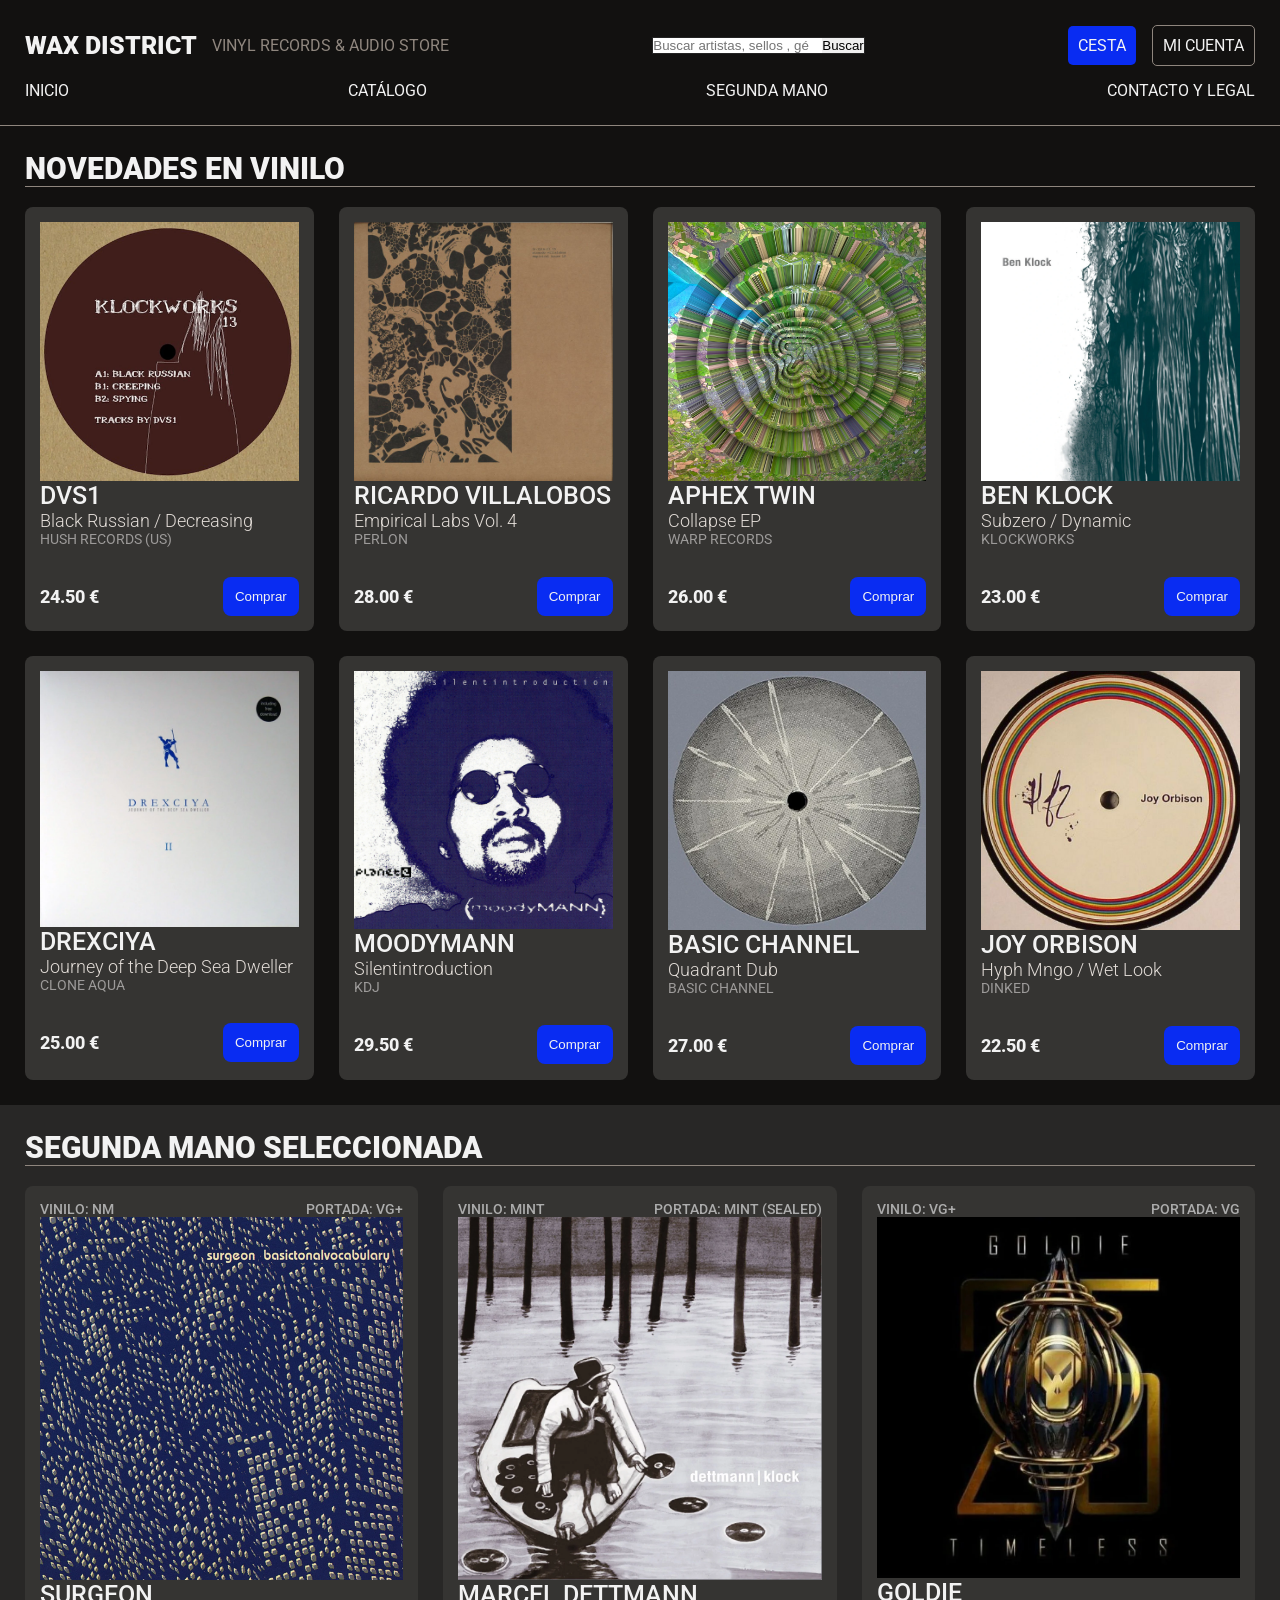
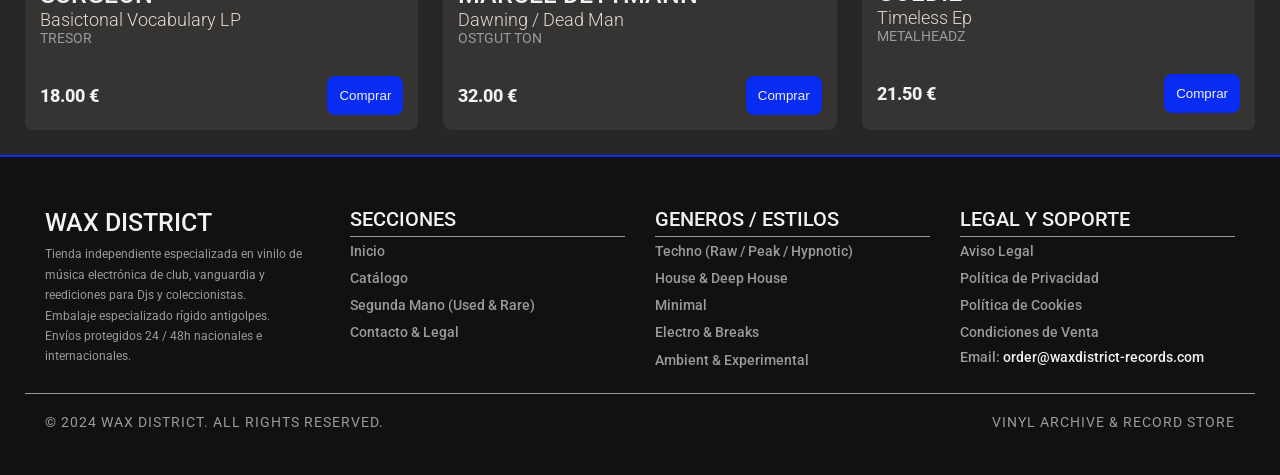
<file: index.html>
<!DOCTYPE html>
<html lang="en">
<head>
    <meta charset="UTF-8">
    <meta name="viewport" content="width=device-width, initial-scale=1.0">
    <title>Document</title>
    <link rel="stylesheet" href="css/index.css">
    <link rel="preconnect" href="https://fonts.googleapis.com">
    <link rel="preconnect" href="https://fonts.gstatic.com" crossorigin>
    <link href="https://fonts.googleapis.com/css2?family=Roboto:wght@300;400;500;700;900&display=swap" rel="stylesheet">
   
</head>
<body>

<header class="Header">
    <div class="Header-top">
        <div class="Header-logo">
            <a class="logo" href="#"><h1 class="Header-h1">Wax District</h1></a>
        <span class="Header-span">Vinyl Records & Audio Store</span>
        </div>
    
        <div class="Header-search">
            <input type="search" placeholder="Buscar artistas, sellos , géneros, estilos..." name="búsqueda">
            <button type="submit">Buscar</button>
        </div>
        <div class="Header-actions">
            <a class="Actions-blue" href="#">Cesta</a>
            <a class="Actions-white" href="#">Mi Cuenta</a>
        </div>
</div>

<nav class="Header-nav">
    <ul class="Header-ul">
        <li class="Header-li"><a href="#" class="Header-a">Inicio</a></li>
        <li class="Header-li"><a href="#" class="Header-a">Catálogo</a></li>
        <li class="Header-li"><a href="#" class="Header-a">Segunda Mano</a></li>
        <li class="Header-li"><a href="#" class="Header-a">Contacto y Legal</a></li>
    </ul>
    <div class="Header-hamburguesa">Menú</div>
</nav>
    </header>

<main>

<div class="Container">
    <h2 class="Container-h2">Novedades en Vinilo</h2>

    <div class="Discos">
    <article class="Article">
        <img src="assets/DVS1-Black-Russian-940x940.webp" alt="Dvs1" class="Article-img">
        <h3 class="Article-h3">DVS1</h3>
        <p class="Article-p">Black Russian / Decreasing</p>
        <p class="Article-sello">Hush Records (US)</p>
        <div class="Article-buy">
            <span class="Article-price">24.50 €</span>
            <button class="Article-button">Comprar</button>
        </div>

    </article>
    
    <article class="Article">
        <img src="assets/R-10258232-1494241824-8777.jpg" alt="Ricardo Villalobos" class="Article-img">
        <h3 class="Article-h3">Ricardo Villalobos</h3>
        <p class="Article-p">Empirical Labs Vol. 4</p>
        <p class="Article-sello">Perlon</p>
        <div class="Article-buy">
            <span class="Article-price">28.00 €</span>
            <button class="Article-button">Comprar</button>
        </div>

    </article>

    <article class="Article">
        <img src="assets/aphextwincollapse.webp" alt="Aphex Twin" class="Article-img">
        <h3 class="Article-h3">Aphex Twin</h3>
        <p class="Article-p">Collapse EP</p>
        <p class="Article-sello">Warp Records</p>
        <div class="Article-buy">
            <span class="Article-price">26.00 €</span>
            <button class="Article-button">Comprar</button>
        </div>

    </article>
    
    <article class="Article">
        <img src="assets/ben-klock.webp" alt="Ben Klock" class="Article-img">
        <h3 class="Article-h3">Ben Klock</h3>
        <p class="Article-p">Subzero / Dynamic</p>
        <p class="Article-sello">Klockworks</p>
        <div class="Article-buy">
            <span class="Article-price">23.00 €</span>
            <button class="Article-button">Comprar</button>
        </div>

    </article>
    
    <article class="Article">
        <img src="assets/drexciya-(2).webp" alt="Drexciya" class="Article-img">
        <h3 class="Article-h3">Drexciya</h3>
        <p class="Article-p">Journey of the Deep Sea Dweller</p>
        <p class="Article-sello">Clone Aqua</p>
        <div class="Article-buy">
            <span class="Article-price">25.00 €</span>
            <button class="Article-button">Comprar</button>
        </div>

    </article>
    
    <article class="Article">
        <img src="assets/a2724993755_10.jpg" alt="Moodymann" class="Article-img">
        <h3 class="Article-h3">Moodymann</h3>
        <p class="Article-p">Silentintroduction</p>
        <p class="Article-sello">Kdj</p>
        <div class="Article-buy">
            <span class="Article-price">29.50 €</span>
            <button class="Article-button">Comprar</button>
        </div>

    </article>
    
    <article class="Article">
        <img src="assets/basic-channel.webp" alt="Basic Channel" class="Article-img">
        <h3 class="Article-h3">Basic Channel</h3>
        <p class="Article-p">Quadrant Dub</p>
        <p class="Article-sello">Basic Channel</p>
        <div class="Article-buy">
            <span class="Article-price">27.00 €</span>
            <button class="Article-button">Comprar</button>
        </div>

    </article>
    
    <article class="Article">
        <img src="assets/joy-orbison.jpg" alt="" class="Article-img">
        <h3 class="Article-h3">Joy Orbison</h3>
        <p class="Article-p">Hyph Mngo / Wet Look</p>
        <p class="Article-sello">Dinked</p>
        <div class="Article-buy">
            <span class="Article-price">22.50 €</span>
            <button class="Article-button">Comprar</button>
        </div>
    </article>
    </div>
    </div>

    <div class="Second-hand">
        <h2 class="Second-hand-h2">Segunda Mano Seleccionada</h2>
    
    <div class="Second-hand-discos">

        <article class="Second-hand-article">
            <div class="Second-info">
                <span class="Condition">Vinilo: NM</span>
                <span class="Condition">Portada: VG+</span>
            </div>
            <img src="assets/basictonal.webp" alt="Surgeon" class="Second-img">
            <h3 class="Second-h3">Surgeon</h3>
            <p class="Second-p">Basictonal Vocabulary LP</p>
            <p class="Second-sello">Tresor</p>
            <div class="Second-buy">
                <span class="Second-price">18.00 €</span>
                <button class="Second-button">Comprar</button>
            </div>
        </article>

         <article class="Second-hand-article">
            <div class="Second-info">
                <span class="Condition">Vinilo: MINT</span>
                <span class="Condition">Portada: MINT (SEALED)</span>
            </div>
            <img src="assets/dawning.webp" alt="Marcel Dettmann" class="Second-img">
            <h3 class="Second-h3">Marcel Dettmann</h3>
            <p class="Second-p">Dawning / Dead Man</p>
            <p class="Second-sello">Ostgut Ton</p>
            <div class="Second-buy">
                <span class="Second-price">32.00 €</span>
                <button class="Second-button">Comprar</button>
            </div>
        </article>

         <article class="Second-hand-article">
            <div class="Second-info">
                <span class="Condition">Vinilo: VG+</span>
                <span class="Condition">Portada: VG</span>
            </div>
            <img src="assets/goldie-timeless.webp" alt="Goldie" class="Second-img">
            <h3 class="Second-h3">Goldie</h3>
            <p class="Second-p">Timeless Ep</p>
            <p class="Second-sello">Metalheadz</p>
            <div class="Second-buy">
                <span class="Second-price">21.50 €</span>
                <button class="Second-button">Comprar</button>
            </div>
        </article>
</div>
</div>
</main>


<footer class="Footer">
    <div class="Footer-container">

        <article class="Footer-article">
            <h3 class="Footer-h3">Wax District</h3>
            <p class="Footer-p">Tienda independiente especializada en vinilo de música electrónica de club,
                 vanguardia y reediciones para Djs y coleccionistas.
            </p>
            <p class="Footer-p">Embalaje especializado rígido antigolpes.</p>
            <p class="Footer-p">Envíos protegidos 24 / 48h nacionales e internacionales.</p>
        </article>

        <article class="Footer-article">
            <h4 class="Footer-h4">Secciones</h4>
            <ul class="Footer-ul">
                <li class="Footer-li"><a href="#" class="Footer-a">Inicio</a></li>
                <li class="Footer-li"><a href="#" class="Footer-a">Catálogo</a></li>
                <li class="Footer-li"><a href="#" class="Footer-a">Segunda Mano (Used & Rare)</a></li>
                <li class="Footer-li"><a href="#" class="Footer-a">Contacto & Legal</a></li>
            </ul>
        </article>

        <article class="Footer-article">

            <h4 class="Footer-h4">Generos / Estilos</h4>
            <ul class="Footer-ul">
                <li class="Footer-li"><a href="#" class="Footer-a">Techno (Raw / Peak / Hypnotic)</a></li>
                <li class="Footer-li"><a href="#" class="Footer-a">House & Deep House</a></li>
                <li class="Footer-li"><a href="#" class="Footer-a">Minimal</a></li>
                <li class="Footer-li"><a href="#" class="Footer-a">Electro & Breaks</a></li>
                 <li class="Footer-li"><a href="#" class="Footer-a">Ambient & Experimental</a></li>
                 </ul>
            </article>
        
        <article class="Footer-article">
            <h4 class="Footer-h4">Legal Y Soporte</h4>
            <ul class="Footer-ul">
                <li class="Footer-li"><a href="#" class="Footer-a">Aviso Legal</a></li>
                <li class="Footer-li"><a href="#" class="Footer-a">Política de Privacidad</a></li>
                <li class="Footer-li"><a href="#" class="Footer-a">Política de Cookies</a></li>
                <li class="Footer-li"><a href="#" class="Footer-a">Condiciones de Venta</a></li>
                </ul>
                <p class="Footer-mail">Email:  <span class="Footer-span">order@waxdistrict-records.com</span></p>
        </article>
        </div>

        <div class="Footer-bottom">
            <span class="Bottom-span">© 2024 Wax District. All Rights Reserved.</span>
            <span class="Bottom-span">Vinyl Archive & Record Store</span>
        </div>
    
    </footer>

</body>
</html>
</file>
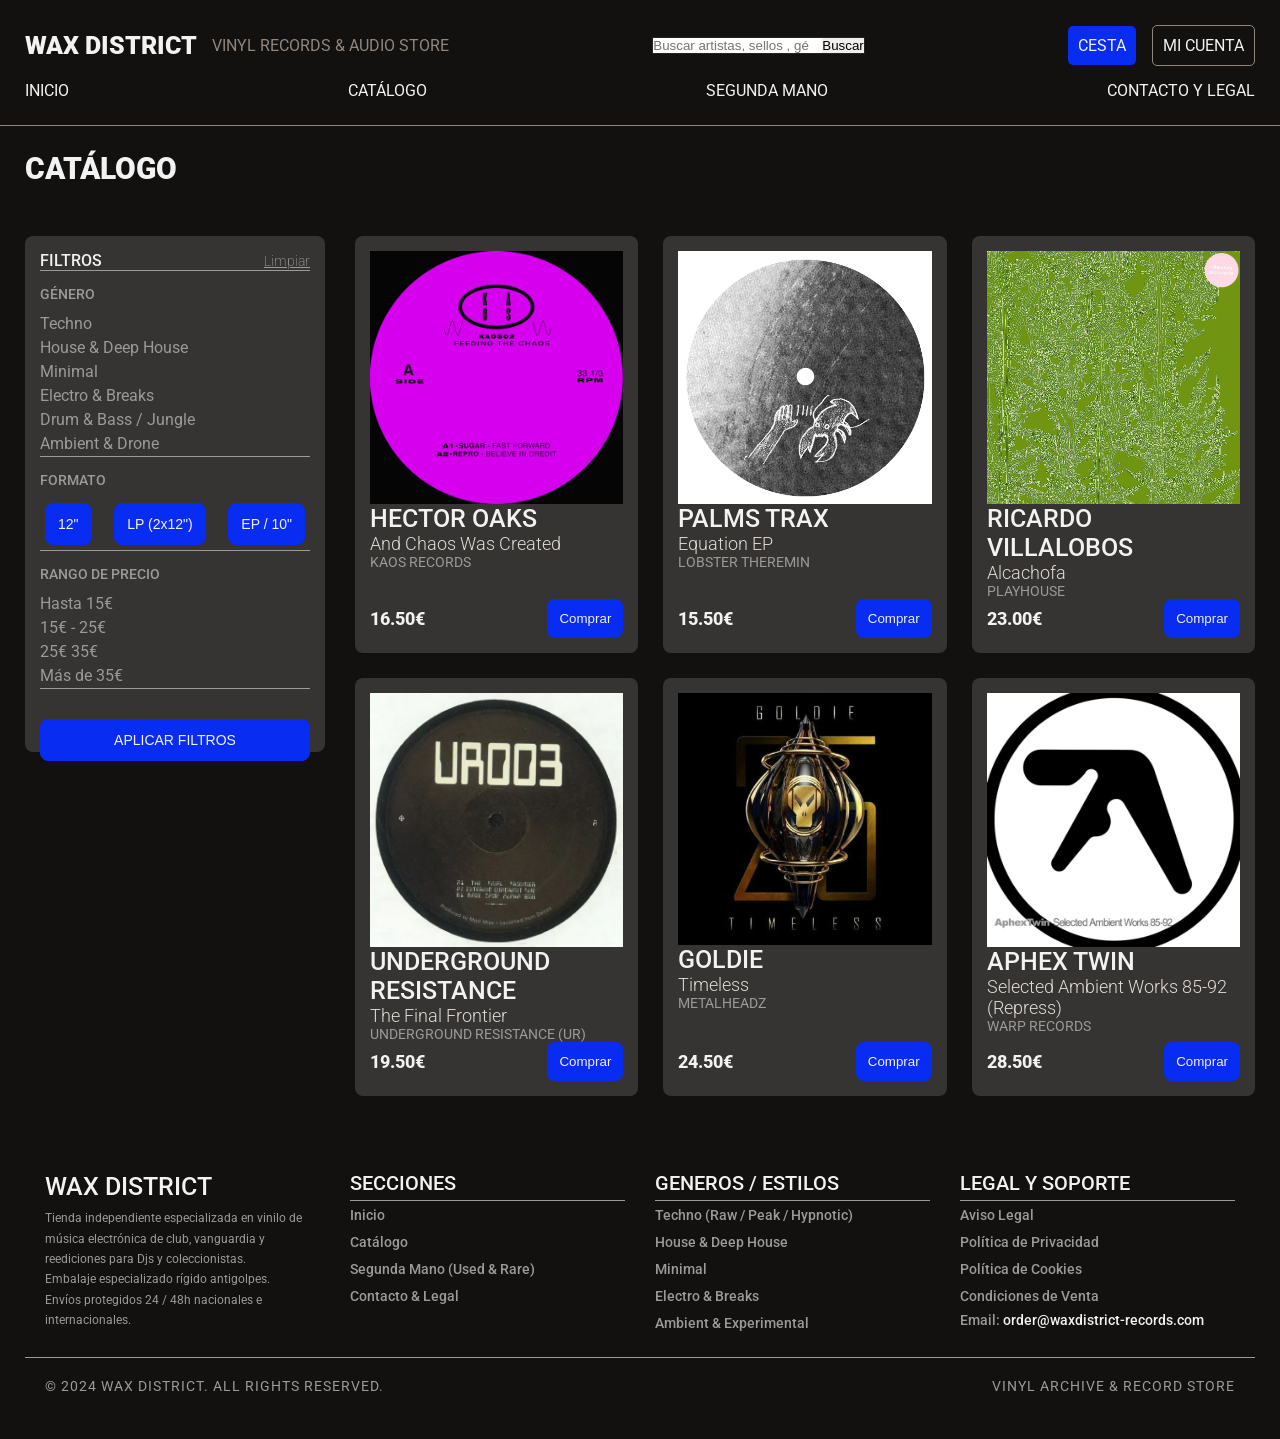
<file: catalogo.html>
<!DOCTYPE html>
<html lang="en">
<head>
    <meta charset="UTF-8">
    <meta name="viewport" content="width=device-width, initial-scale=1.0">
    <title>Document</title>
    <link rel="stylesheet" href="css/catalogo.css">
    <link rel="preconnect" href="https://fonts.googleapis.com">
    <link rel="preconnect" href="https://fonts.gstatic.com" crossorigin>
    <link href="https://fonts.googleapis.com/css2?family=Roboto:wght@300;400;500;700;900&display=swap" rel="stylesheet">
</head>
<body>

<header class="Header">
    <div class="Header-top">
        <div class="Header-logo">
            <a class="logo" href="#"><h1 class="Header-h1">Wax District</h1></a>
        <span class="Header-span">Vinyl Records & Audio Store</span>
        </div>
    
        <div class="Header-search">
            <input type="search" placeholder="Buscar artistas, sellos , géneros, estilos..." name="búsqueda">
            <button type="submit">Buscar</button>
        </div>
        <div class="Header-actions">
            <a class="Actions-blue" href="#">Cesta</a>
            <a class="Actions-white" href="#">Mi Cuenta</a>
        </div>
</div>

<nav class="Header-nav">
    <ul class="Header-ul">
        <li class="Header-li"><a href="#" class="Header-a">Inicio</a></li>
        <li class="Header-li"><a href="#" class="Header-a">Catálogo</a></li>
        <li class="Header-li"><a href="#" class="Header-a">Segunda Mano</a></li>
        <li class="Header-li"><a href="#" class="Header-a">Contacto y Legal</a></li>
    </ul>
    <div class="Header-hamburguesa">Menú</div>
</nav>
    </header>

<main>

<h2 class="Main-h2">Catálogo</h2>

<div class="Container">

<aside class="Filters">

<div class="Filters-header">
    <h3 class="Filters-h3">Filtros</h3>
    <a href="#" class="Filters-a">Limpiar</a>
</div>

<section class="Filters-section">
    <h4 class="Filters-h4">Género</h4>
    <ul class="Filters-ul">
        <li class="Filters-li"><a href="#">Techno</a></li>
        <li class="Filters-li"><a href="#">House & Deep House</a></li>
        <li class="Filters-li"><a href="#">Minimal</a></li>
        <li class="Filters-li"><a href="#">Electro & Breaks</a></li>
        <li class="Filters-li"><a href="#">Drum & Bass / Jungle</a></li>
        <li class="Filters-li"><a href="#">Ambient & Drone</a></li>
    </ul>
</section>

<section class="Filters-section">
    <h4 class="Filters-h4">Formato</h4>
    <div class="Format">
        <button class="Filters-button">12"</button>
        <button class="Filters-button">LP (2x12")</button>
        <button class="Filters-button">EP / 10"</button>
    </div>
</section>

<section class="Filters-section">
    <h4 class="Filters-h4">Rango de Precio</h4>
    <ul class="Filters-ul">
        <li class="Filters-li"><a href="#">Hasta 15€</a></li>
        <li class="Filters-li"><a href="#">15€ - 25€</a></li>
        <li class="Filters-li"><a href="#">25€ 35€</a></li>
        <li class="Filters-li"><a href="#">Más de 35€</a></li>
    </ul>

</section>

<button class="Filters-apply">Aplicar Filtros</button>
</aside>

<div class="Discos">
    <article class="Article">
        <img src="assets/a3476441273_10.webp" alt="Hector oaks" class="Article-img">
        <h3 class="Article-h3">Hector Oaks</h3>
        <p class="Article-p">And Chaos Was Created</p>
        <p class="Article-sello">Kaos Records</p>
        <div class="Article-buy">
            <span class="Article-price">16.50€</span>
            <button class="Article-button">Comprar</button>
        </div>
    </article>

    <article class="Article">
        <img src="assets/palms-trax.jpg" alt="Palms trax" class="Article-img">
        <h3 class="Article-h3">Palms Trax</h3>
        <p class="Article-p">Equation EP</p>
        <p class="Article-sello">Lobster Theremin</p>
        <div class="Article-buy">
            <span class="Article-price">15.50€</span>
            <button class="Article-button">Comprar</button>
        </div>
    </article>

    <article class="Article">
        <img src="assets/alcachofa.webp" alt="Ricardo villalobos" class="Article-img">
        <h3 class="Article-h3">Ricardo Villalobos</h3>
        <p class="Article-p">Alcachofa</p>
        <p class="Article-sello">Playhouse</p>
        <div class="Article-buy">
            <span class="Article-price">23.00€</span>
            <button class="Article-button">Comprar</button>
        </div>
    </article>

    <article class="Article">
        <img src="assets/ur-the-final-frontier.jpg" alt="Underground Resistance" class="Article-img">
        <h3 class="Article-h3">Underground Resistance</h3>
        <p class="Article-p">The Final Frontier</p>
        <p class="Article-sello">Underground Resistance (UR)</p>
        <div class="Article-buy">
            <span class="Article-price">19.50€</span>
            <button class="Article-button">Comprar</button>
        </div>
    </article>

    <article class="Article">
        <img src="assets/goldie-timeless.webp" alt="Goldie Timeless" class="Article-img">
        <h3 class="Article-h3">Goldie</h3>
        <p class="Article-p">Timeless</p>
        <p class="Article-sello">Metalheadz</p>
        <div class="Article-buy">
            <span class="Article-price">24.50€</span>
            <button class="Article-button">Comprar</button>
        </div>
    </article>

    <article class="Article">
        <img src="assets/Aphex-Twin-Selected-Ambient-Works-85-92.jpg" alt="Aphex Twin" class="Article-img">
        <h3 class="Article-h3">Aphex Twin</h3>
        <p class="Article-p">Selected Ambient Works 85-92 (Repress)</p>
        <p class="Article-sello">Warp Records</p>
        <div class="Article-buy">
            <span class="Article-price">28.50€</span>
            <button class="Article-button">Comprar</button>
        </div>
    </article>
</div>

</div>

</main>

<footer class="Footer">
    <div class="Footer-container">

        <article class="Footer-article">
            <h3 class="Footer-h3">Wax District</h3>
            <p class="Footer-p">Tienda independiente especializada en vinilo de música electrónica de club,
                 vanguardia y reediciones para Djs y coleccionistas.
            </p>
            <p class="Footer-p">Embalaje especializado rígido antigolpes.</p>
            <p class="Footer-p">Envíos protegidos 24 / 48h nacionales e internacionales.</p>
        </article>

        <article class="Footer-article">
            <h4 class="Footer-h4">Secciones</h4>
            <ul class="Footer-ul">
                <li class="Footer-li"><a href="#" class="Footer-a">Inicio</a></li>
                <li class="Footer-li"><a href="#" class="Footer-a">Catálogo</a></li>
                <li class="Footer-li"><a href="#" class="Footer-a">Segunda Mano (Used & Rare)</a></li>
                <li class="Footer-li"><a href="#" class="Footer-a">Contacto & Legal</a></li>
            </ul>
        </article>

        <article class="Footer-article">

            <h4 class="Footer-h4">Generos / Estilos</h4>
            <ul class="Footer-ul">
                <li class="Footer-li"><a href="#" class="Footer-a">Techno (Raw / Peak / Hypnotic)</a></li>
                <li class="Footer-li"><a href="#" class="Footer-a">House & Deep House</a></li>
                <li class="Footer-li"><a href="#" class="Footer-a">Minimal</a></li>
                <li class="Footer-li"><a href="#" class="Footer-a">Electro & Breaks</a></li>
                 <li class="Footer-li"><a href="#" class="Footer-a">Ambient & Experimental</a></li>
                 </ul>
            </article>
        
        <article class="Footer-article">
            <h4 class="Footer-h4">Legal Y Soporte</h4>
            <ul class="Footer-ul">
                <li class="Footer-li"><a href="#" class="Footer-a">Aviso Legal</a></li>
                <li class="Footer-li"><a href="#" class="Footer-a">Política de Privacidad</a></li>
                <li class="Footer-li"><a href="#" class="Footer-a">Política de Cookies</a></li>
                <li class="Footer-li"><a href="#" class="Footer-a">Condiciones de Venta</a></li>
                </ul>
                <p class="Footer-mail">Email:  <span class="Footer-span">order@waxdistrict-records.com</span></p>
        </article>
        </div>

        <div class="Footer-bottom">
            <span class="Bottom-span">© 2024 Wax District. All Rights Reserved.</span>
            <span class="Bottom-span">Vinyl Archive & Record Store</span>
        </div>
    
    </footer>
    
</body>
</html>
</file>
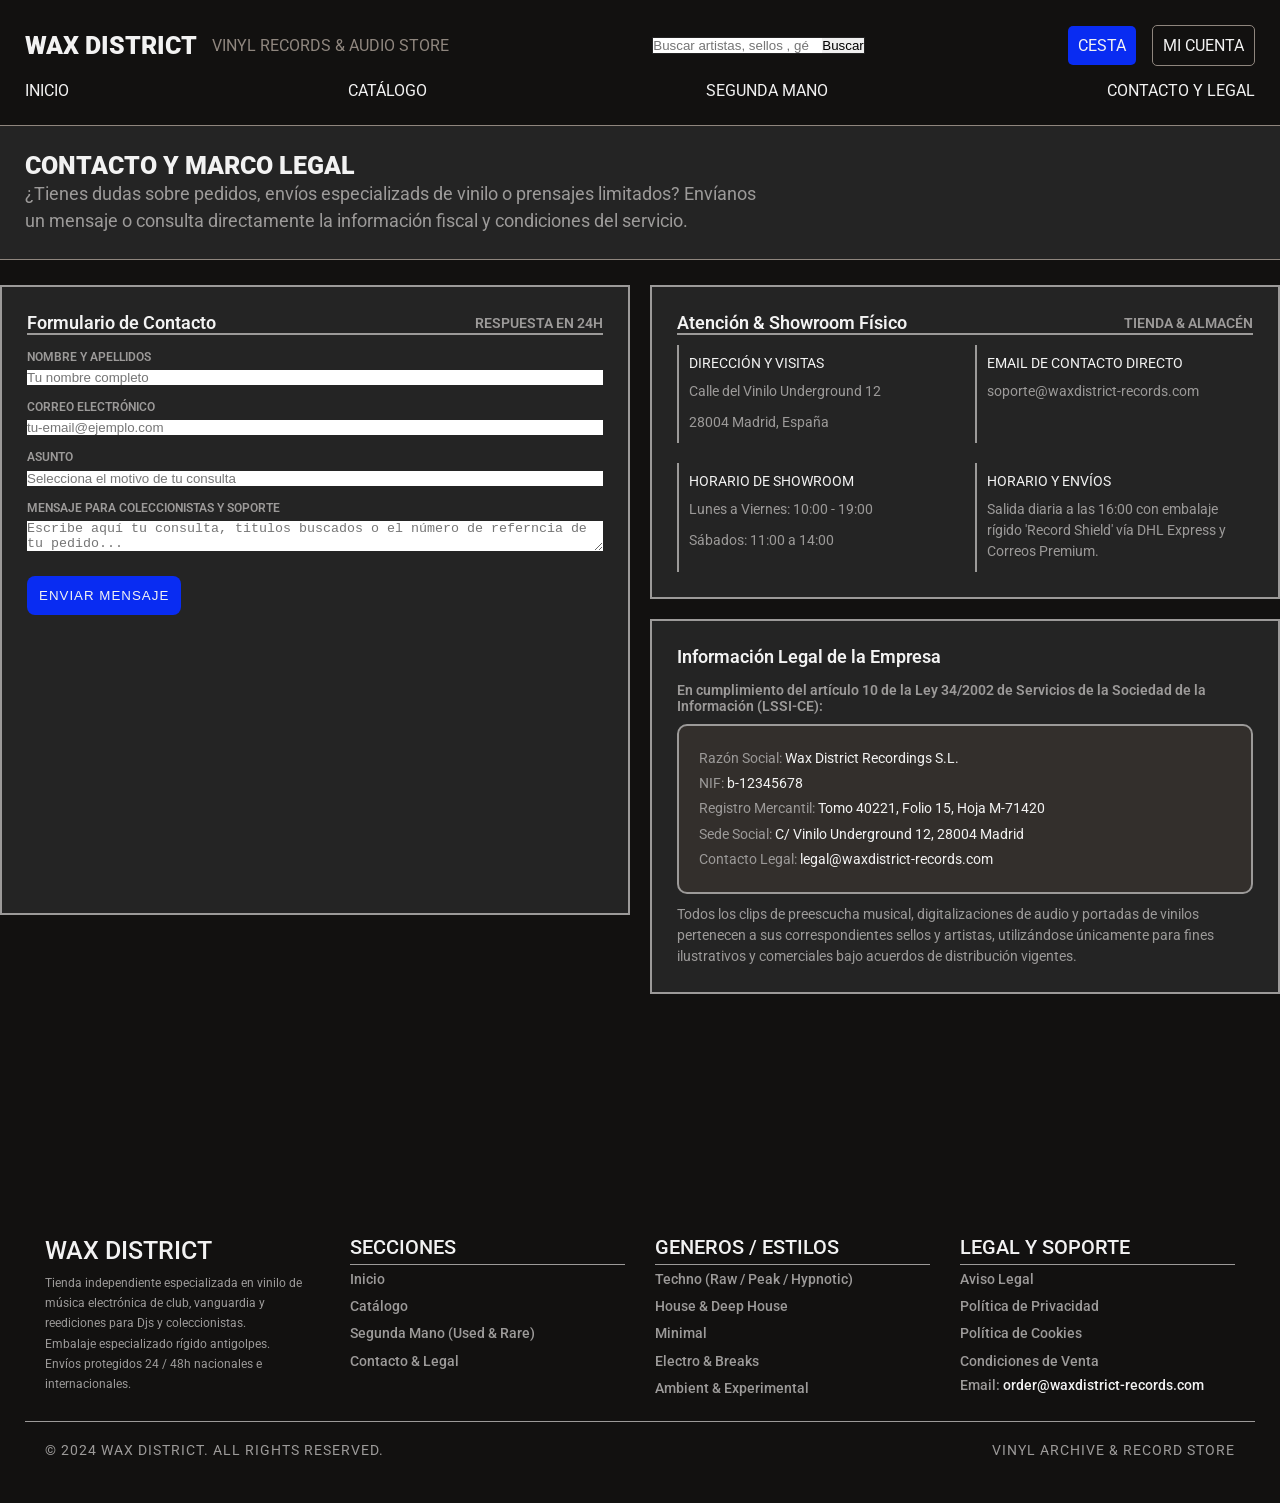
<file: legal.html>
<!DOCTYPE html>
<html lang="en">
<head>
    <meta charset="UTF-8">
    <meta name="viewport" content="width=device-width, initial-scale=1.0">
    <title>Document</title>
    <link rel="stylesheet" href="css/legal.css">
    <link rel="preconnect" href="https://fonts.googleapis.com">
    <link rel="preconnect" href="https://fonts.gstatic.com" crossorigin>
    <link href="https://fonts.googleapis.com/css2?family=Roboto:wght@300;400;500;700;900&display=swap" rel="stylesheet">

</head>
<body>

<header class="Header">
    <div class="Header-top">
        <div class="Header-logo">
            <a class="logo" href="#"><h1 class="Header-h1">Wax District</h1></a>
        <span class="Header-span">Vinyl Records & Audio Store</span>
        </div>
    
        <div class="Header-search">
            <input type="search" placeholder="Buscar artistas, sellos , géneros, estilos..." name="búsqueda">
            <button type="submit">Buscar</button>
        </div>
        <div class="Header-actions">
            <a class="Actions-blue" href="#">Cesta</a>
            <a class="Actions-white" href="#">Mi Cuenta</a>
        </div>
</div>

<nav class="Header-nav">
    <ul class="Header-ul">
        <li class="Header-li"><a href="#" class="Header-a">Inicio</a></li>
        <li class="Header-li"><a href="#" class="Header-a">Catálogo</a></li>
        <li class="Header-li"><a href="#" class="Header-a">Segunda Mano</a></li>
        <li class="Header-li"><a href="#" class="Header-a">Contacto y Legal</a></li>   
    </ul>
    <div class="Header-hamburguesa">Menú</div>
    
</nav>
    </header>

<main>

<section class="Section-intro">
    <h2 class="Intro-h2">Contacto y Marco Legal</h2>
    <p class="Intro-p">¿Tienes dudas sobre pedidos, envíos especializads de vinilo o prensajes limitados? Envíanos un mensaje
        o consulta directamente la información fiscal y condiciones del servicio.
    </p>
</section>
<div class="Container">
<div class="Container-left">

<section class="Panel">
    <div class="Panel-intro">
        <h3 class="Panel-h3">Formulario de Contacto</h3>
    <span class="Panel-span">Respuesta en 24h</span>
    </div>

    <div class="Panel-grupo">
        <label for="name" class="Panel-label">Nombre y Apellidos</label>
        <input type="text" id="name" placeholder="Tu nombre completo" required>
    </div>
    
    <div class="Panel-grupo">
        <label for="email" class="Panel-label">Correo Electrónico</label>
        <input type="email" id="email" placeholder="tu-email@ejemplo.com" required>
    </div>
    
    <div class="Panel-grupo">
        <label for="subject" class="Panel-label">Asunto</label>
        <input type="text" id="subject" placeholder="Selecciona el motivo de tu consulta">
    </div>
    
    <div class="Panel-grupo">
        <label for="message" class="Panel-label">Mensaje para Coleccionistas y Soporte</label>
        <textarea name="message" id="message" placeholder="Escribe aquí tu consulta, titulos buscados o el número de referncia de tu pedido..."></textarea>
    </div>

    <button class="Panel-button">Enviar Mensaje</button>
</section>
</div>

<div class="Container-right">
<section class="Panel-up">
    <div class="Up-intro">
        <h3 class="Up-h3">Atención & Showroom Físico</h3>
        <span class="Up-span">Tienda & Almacén</span>
    </div>
    <div class="Up-grid">
        <div class="Up-block">
            <h4 class="Up-h4">Dirección y Visitas</h4>
            <p class="Up-p">Calle del Vinilo Underground 12</p>
            <p class="Up-p">28004 Madrid, España</p>
        </div>

         <div class="Up-block">
            <h4 class="Up-h4">Email de Contacto Directo</h4>
            <p class="Up-p">soporte@waxdistrict-records.com</p>
        </div>

         <div class="Up-block">
            <h4 class="Up-h4">Horario de Showroom</h4>
            <p class="Up-p">Lunes a Viernes: 10:00 - 19:00</p>
            <p class="Up-p">Sábados: 11:00 a 14:00</p>
        </div>

         <div class="Up-block">
            <h4 class="Up-h4">Horario y Envíos</h4>
            <p class="Up-p">Salida diaria a las 16:00 con embalaje rígido 'Record Shield' vía DHL Express y Correos Premium.</p>
        </div>
    
    </div>
</section>

<section class="Panel-down">
    <div class="Down-intro">
    <h3 class="Down-h3">Información Legal de la Empresa</h3>
    <p class="Down-text">En cumplimiento del artículo 10 de la Ley 34/2002 de Servicios de la Sociedad de la Información (LSSI-CE):</p>
    </div>

    <div class="Down-block">
        <p class="Down-p">Razón Social: <span class="Down-span">Wax District Recordings S.L.</span></p>
        <p class="Down-p">NIF: <span class="Down-span">b-12345678</span></p>
        <p class="Down-p">Registro Mercantil: <span class="Down-span">Tomo 40221, Folio 15, Hoja M-71420</span></p>
        <p class="Down-p">Sede Social: <span class="Down-span">C/ Vinilo Underground 12, 28004 Madrid</span></p>
        <p class="Down-p">Contacto Legal: <span class="Down-span">legal@waxdistrict-records.com</span></p>
    </div>

    <p class="Down-p">Todos los clips de preescucha musical, digitalizaciones
                        de audio y portadas de vinilos pertenecen a sus
                        correspondientes sellos y artistas, utilizándose
                        únicamente para fines ilustrativos y comerciales bajo
                        acuerdos de distribución vigentes.</p>
    </section>
    </div>
    </div>
</main>

<footer class="Footer">
    <div class="Footer-container">

        <article class="Footer-article">
            <h3 class="Footer-h3">Wax District</h3>
            <p class="Footer-p">Tienda independiente especializada en vinilo de música electrónica de club,
                 vanguardia y reediciones para Djs y coleccionistas.
            </p>
            <p class="Footer-p">Embalaje especializado rígido antigolpes.</p>
            <p class="Footer-p">Envíos protegidos 24 / 48h nacionales e internacionales.</p>
        </article>

        <article class="Footer-article">
            <h4 class="Footer-h4">Secciones</h4>
            <ul class="Footer-ul">
                <li class="Footer-li"><a href="#" class="Footer-a">Inicio</a></li>
                <li class="Footer-li"><a href="#" class="Footer-a">Catálogo</a></li>
                <li class="Footer-li"><a href="#" class="Footer-a">Segunda Mano (Used & Rare)</a></li>
                <li class="Footer-li"><a href="#" class="Footer-a">Contacto & Legal</a></li>
            </ul>
        </article>

        <article class="Footer-article">

            <h4 class="Footer-h4">Generos / Estilos</h4>
            <ul class="Footer-ul">
                <li class="Footer-li"><a href="#" class="Footer-a">Techno (Raw / Peak / Hypnotic)</a></li>
                <li class="Footer-li"><a href="#" class="Footer-a">House & Deep House</a></li>
                <li class="Footer-li"><a href="#" class="Footer-a">Minimal</a></li>
                <li class="Footer-li"><a href="#" class="Footer-a">Electro & Breaks</a></li>
                 <li class="Footer-li"><a href="#" class="Footer-a">Ambient & Experimental</a></li>
                 </ul>
            </article>
        
        <article class="Footer-article">
            <h4 class="Footer-h4">Legal Y Soporte</h4>
            <ul class="Footer-ul">
                <li class="Footer-li"><a href="#" class="Footer-a">Aviso Legal</a></li>
                <li class="Footer-li"><a href="#" class="Footer-a">Política de Privacidad</a></li>
                <li class="Footer-li"><a href="#" class="Footer-a">Política de Cookies</a></li>
                <li class="Footer-li"><a href="#" class="Footer-a">Condiciones de Venta</a></li>
                </ul>
                <p class="Footer-mail">Email:  <span class="Footer-span">order@waxdistrict-records.com</span></p>
        </article>
        </div>

        <div class="Footer-bottom">
            <span class="Bottom-span">© 2024 Wax District. All Rights Reserved.</span>
            <span class="Bottom-span">Vinyl Archive & Record Store</span>
        </div>
    
    </footer>
    
</body>
</html>
</file>
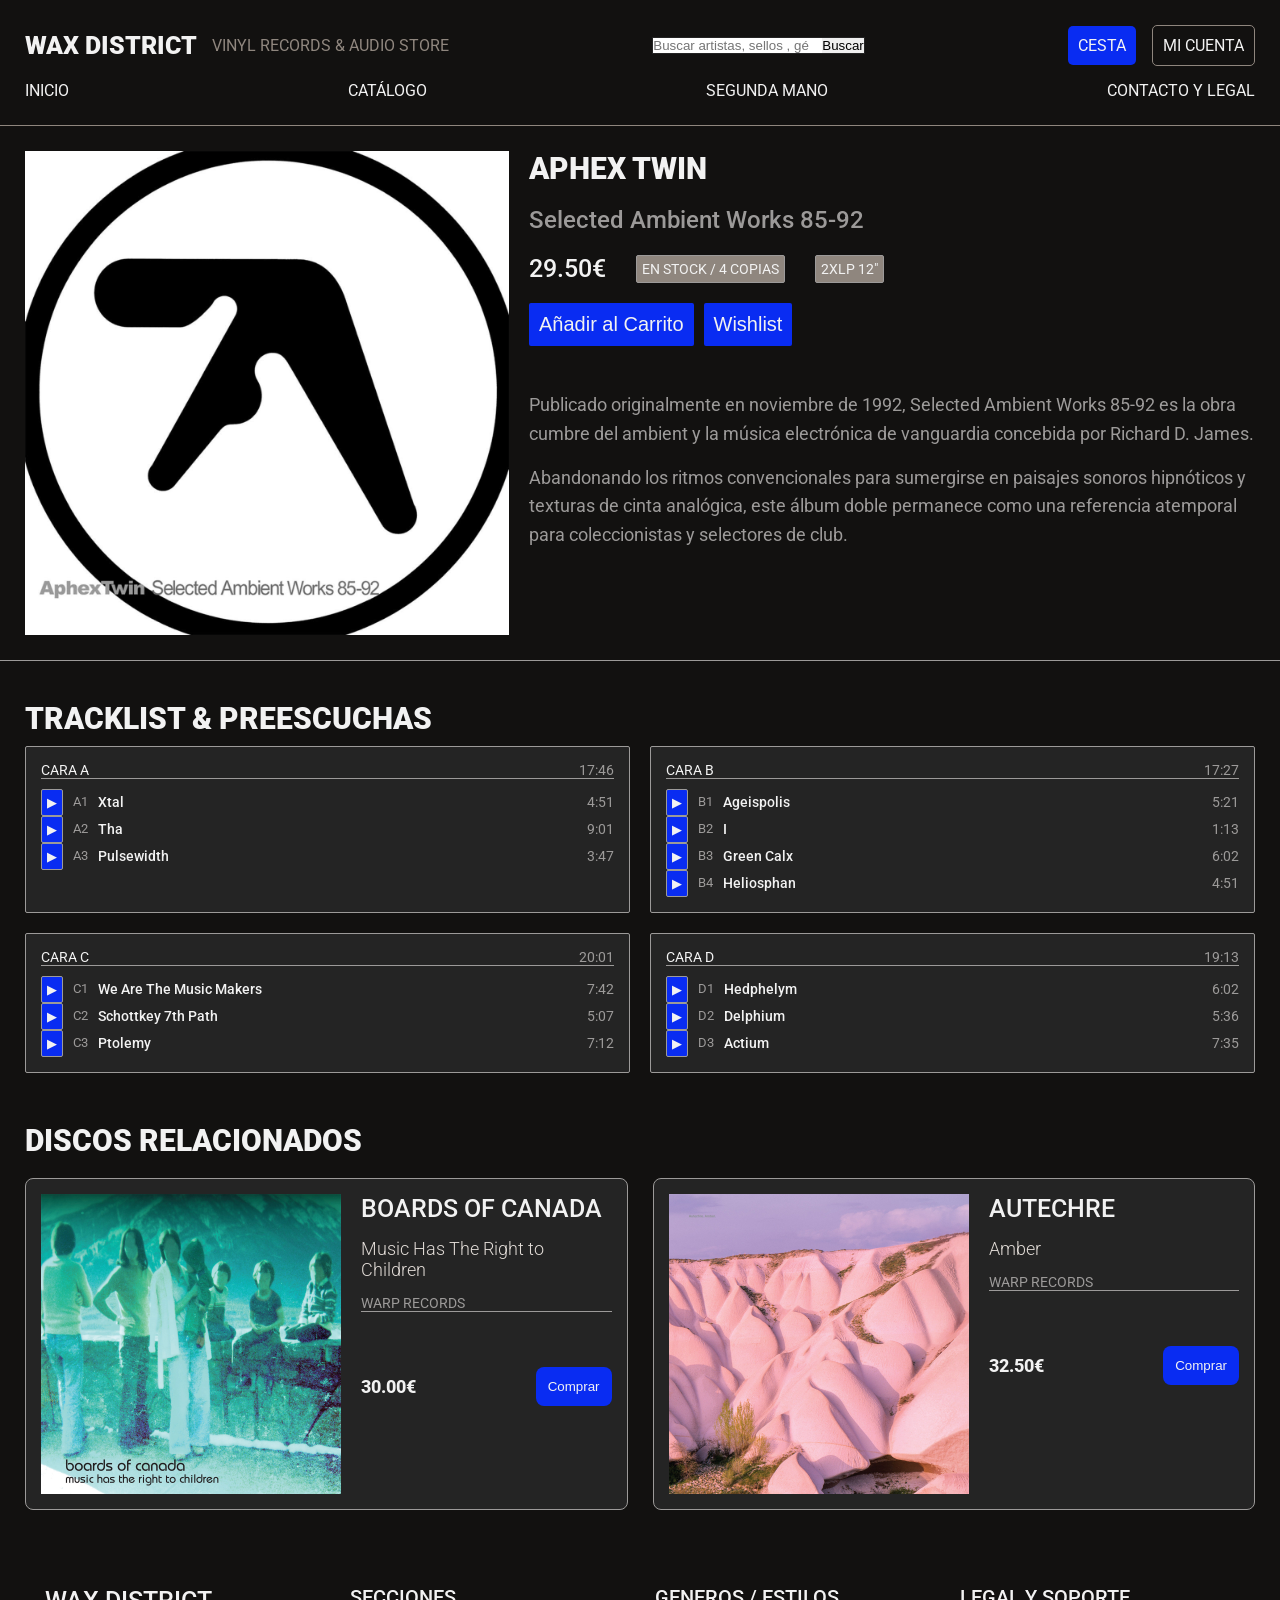
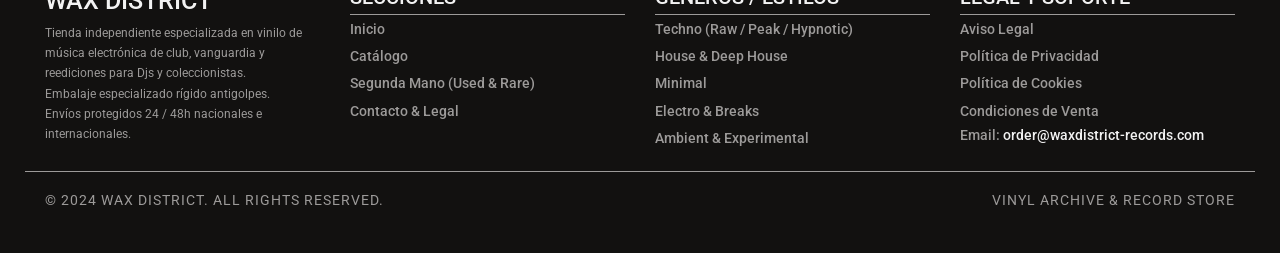
<file: producto.html>
<!DOCTYPE html>
<html lang="en">
<head>
    <meta charset="UTF-8">
    <meta name="viewport" content="width=device-width, initial-scale=1.0">
    <title>Document</title>
    <link rel="stylesheet" href="css/producto.css">
    <link rel="preconnect" href="https://fonts.googleapis.com">
    <link rel="preconnect" href="https://fonts.gstatic.com" crossorigin>
    <link href="https://fonts.googleapis.com/css2?family=Roboto:wght@300;400;500;700;900&display=swap" rel="stylesheet">
</head>
<body>

<header class="Header">
    <div class="Header-top">
        <div class="Header-logo">
            <a class="logo" href="#"><h1 class="Header-h1">Wax District</h1></a>
        <span class="Header-span">Vinyl Records & Audio Store</span>
        </div>
    
        <div class="Header-search">
            <input type="search" placeholder="Buscar artistas, sellos , géneros, estilos..." name="búsqueda">
            <button type="submit">Buscar</button>
        </div>
        <div class="Header-actions">
            <a class="Actions-blue" href="#">Cesta</a>
            <a class="Actions-white" href="#">Mi Cuenta</a>
        </div>
</div>

<nav class="Header-nav">
    <ul class="Header-ul">
        <li class="Header-li"><a href="#" class="Header-a">Inicio</a></li>
        <li class="Header-li"><a href="#" class="Header-a">Catálogo</a></li>
        <li class="Header-li"><a href="#" class="Header-a">Segunda Mano</a></li>
        <li class="Header-li"><a href="#" class="Header-a">Contacto y Legal</a></li>
    </ul>
    <div class="Header-hamburguesa">Menú</div>
</nav>
    </header>

<main>

<div class="Container">

<section class="Product">

        <div class="Product-img">
            <img src="assets/Aphex-Twin-Selected-Ambient-Works-85-92.jpg" alt="Aphex Twin">
        </div>

        <div class="Product-info">
            <h2 class="Product-h2">Aphex Twin</h2>
            <h3 class="Product-h3">Selected Ambient Works 85-92</h3>

        <div class="Product-price">
            <span class="Price">29.50€</span>
            <span class="Product-span">En Stock / 4 Copias</span>
            <span class="Product-span">2xLP 12"</span>
        </div>

        <div class="Product-actions">
            <button class="Product-button">Añadir al Carrito</button>
            <button class="Product-button">Wishlist</button>
        </div>

        <div class="Product-description">
            <p class="Product-p">Publicado originalmente en noviembre de 1992, Selected Ambient Works 85-92 
                es la obra cumbre del ambient y la música electrónica de vanguardia concebida por Richard D. James.
            </p>
            <p class="Product-p">Abandonando los ritmos convencionales para sumergirse
                        en paisajes sonoros hipnóticos y texturas de cinta analógica, este álbum
                        doble permanece como una referencia atemporal para
                        coleccionistas y selectores de club.</p>
        </div>
    </div>

</section>

<section class="Tracklist">

    <h2 class="Tracklist-h2">Tracklist & Preescuchas</h2>

    <div class="Tracklist-container">

        <section class="Tracklist-section">

            <div class="Tracklist-header">
                <h3 class="Tracklist-h3">Cara A</h3>
                <span class="Tracklist-span">17:46</span>
            </div>

            <div class="Tracklist-songs">
                <button class="Tracklist-button">▶</button>
                <span class="Tracklist-side">A1</span>
                <span class="Tracklist-name">Xtal</span>
                <span class="Tracklist-duration">4:51</span>
            </div>

            <div class="Tracklist-songs">
                <button class="Tracklist-button">▶</button>
                <span class="Tracklist-side">A2</span>
                <span class="Tracklist-name">Tha</span>
                <span class="Tracklist-duration">9:01</span>
            </div>

            <div class="Tracklist-songs">
                <button class="Tracklist-button">▶</button>
                <span class="Tracklist-side">A3</span>
                <span class="Tracklist-name">Pulsewidth</span>
                <span class="Tracklist-duration">3:47</span>
            </div>

        </section>

        <section class="Tracklist-section">

            <div class="Tracklist-header">
                <h3 class="Tracklist-h3">Cara B</h3>
                <span class="Tracklist-span">17:27</span>
            </div>

            <div class="Tracklist-songs">
                <button class="Tracklist-button">▶</button>
                <span class="Tracklist-side">B1</span>
                <span class="Tracklist-name">Ageispolis</span>
                <span class="Tracklist-duration">5:21</span>
            </div>

            <div class="Tracklist-songs">
                <button class="Tracklist-button">▶</button>
                <span class="Tracklist-side">B2</span>
                <span class="Tracklist-name">I</span>
                <span class="Tracklist-duration">1:13</span>
            </div>

            <div class="Tracklist-songs">
                <button class="Tracklist-button">▶</button>
                <span class="Tracklist-side">B3</span>
                <span class="Tracklist-name">Green Calx</span>
                <span class="Tracklist-duration">6:02</span>
            </div>

            <div class="Tracklist-songs">
                <button class="Tracklist-button">▶</button>
                <span class="Tracklist-side">B4</span>
                <span class="Tracklist-name">Heliosphan</span>
                <span class="Tracklist-duration">4:51</span>
            </div>
            
        </section>

        <section class="Tracklist-section">

            <div class="Tracklist-header">
                <h3 class="Tracklist-h3">Cara C</h3>
                <span class="Tracklist-span">20:01</span>
            </div>

            <div class="Tracklist-songs">
                <button class="Tracklist-button">▶</button>
                <span class="Tracklist-side">C1</span>
                <span class="Tracklist-name">We Are The Music Makers</span>
                <span class="Tracklist-duration">7:42</span>
            </div>

            <div class="Tracklist-songs">
                <button class="Tracklist-button">▶</button>
                <span class="Tracklist-side">C2</span>
                <span class="Tracklist-name">Schottkey 7th Path</span>
                <span class="Tracklist-duration">5:07</span>
            </div>

            <div class="Tracklist-songs">
                <button class="Tracklist-button">▶</button>
                <span class="Tracklist-side">C3</span>
                <span class="Tracklist-name">Ptolemy</span>
                <span class="Tracklist-duration">7:12</span>
            </div>
            
        </section>

        <section class="Tracklist-section">

            <div class="Tracklist-header">
                <h3 class="Tracklist-h3">Cara D</h3>
                <span class="Tracklist-span">19:13</span>
            </div>

            <div class="Tracklist-songs">
                <button class="Tracklist-button">▶</button>
                <span class="Tracklist-side">D1</span>
                <span class="Tracklist-name">Hedphelym</span>
                <span class="Tracklist-duration">6:02</span>
            </div>

            <div class="Tracklist-songs">
                <button class="Tracklist-button">▶</button>
                <span class="Tracklist-side">D2</span>
                <span class="Tracklist-name">Delphium</span>
                <span class="Tracklist-duration">5:36</span>
            </div>

            <div class="Tracklist-songs">
                <button class="Tracklist-button">▶</button>
                <span class="Tracklist-side">D3</span>
                <span class="Tracklist-name">Actium</span>
                <span class="Tracklist-duration">7:35</span>
            </div>
            
    </section>
        
</div>
</section>

<div class="Related">

<h2 class="Related-h2">Discos Relacionados</h2>

<div class="Related-discs">
    <article class="Related-article">

        <div class="Related-img">
            <img src="assets/a3351001335_10boards.jpg" alt="Boards of Canada">
        </div>

        <div class="Related-info">
            <h3 class="Related-h3">Boards of Canada</h3>
            <p class="Related-p">Music Has The Right to Children</p>
            <p class="Related-sello">Warp Records</p>
            <div class="Related-buy">
                <span class="Related-price">30.00€</span>
                <button class="Related-button">Comprar</button>
            </div>
    
        </div>
    </article>

    <article class="Related-article">

        <div class="Related-img">
            <img src="assets/a3508978113_10autechre.jpg" alt="Autechre">
        </div>

        <div class="Related-info">
            <h3 class="Related-h3">Autechre</h3>
            <p class="Related-p">Amber</p>
            <p class="Related-sello">Warp Records</p>
            <div class="Related-buy">
                <span class="Related-price">32.50€</span>
                <button class="Related-button">Comprar</button>
            </div>
    
        </div>
    </article>

</div>

</div>


</div>
</main>

<footer class="Footer">
    <div class="Footer-container">

        <article class="Footer-article">
            <h3 class="Footer-h3">Wax District</h3>
            <p class="Footer-p">Tienda independiente especializada en vinilo de música electrónica de club,
                 vanguardia y reediciones para Djs y coleccionistas.
            </p>
            <p class="Footer-p">Embalaje especializado rígido antigolpes.</p>
            <p class="Footer-p">Envíos protegidos 24 / 48h nacionales e internacionales.</p>
        </article>

        <article class="Footer-article">
            <h4 class="Footer-h4">Secciones</h4>
            <ul class="Footer-ul">
                <li class="Footer-li"><a href="#" class="Footer-a">Inicio</a></li>
                <li class="Footer-li"><a href="#" class="Footer-a">Catálogo</a></li>
                <li class="Footer-li"><a href="#" class="Footer-a">Segunda Mano (Used & Rare)</a></li>
                <li class="Footer-li"><a href="#" class="Footer-a">Contacto & Legal</a></li>
            </ul>
        </article>

        <article class="Footer-article">

            <h4 class="Footer-h4">Generos / Estilos</h4>
            <ul class="Footer-ul">
                <li class="Footer-li"><a href="#" class="Footer-a">Techno (Raw / Peak / Hypnotic)</a></li>
                <li class="Footer-li"><a href="#" class="Footer-a">House & Deep House</a></li>
                <li class="Footer-li"><a href="#" class="Footer-a">Minimal</a></li>
                <li class="Footer-li"><a href="#" class="Footer-a">Electro & Breaks</a></li>
                 <li class="Footer-li"><a href="#" class="Footer-a">Ambient & Experimental</a></li>
                 </ul>
            </article>
        
        <article class="Footer-article">
            <h4 class="Footer-h4">Legal Y Soporte</h4>
            <ul class="Footer-ul">
                <li class="Footer-li"><a href="#" class="Footer-a">Aviso Legal</a></li>
                <li class="Footer-li"><a href="#" class="Footer-a">Política de Privacidad</a></li>
                <li class="Footer-li"><a href="#" class="Footer-a">Política de Cookies</a></li>
                <li class="Footer-li"><a href="#" class="Footer-a">Condiciones de Venta</a></li>
                </ul>
                <p class="Footer-mail">Email:  <span class="Footer-span">order@waxdistrict-records.com</span></p>
        </article>
        </div>

        <div class="Footer-bottom">
            <span class="Bottom-span">© 2024 Wax District. All Rights Reserved.</span>
            <span class="Bottom-span">Vinyl Archive & Record Store</span>
        </div>
    
    </footer>


    
</body>
</html>
</file>
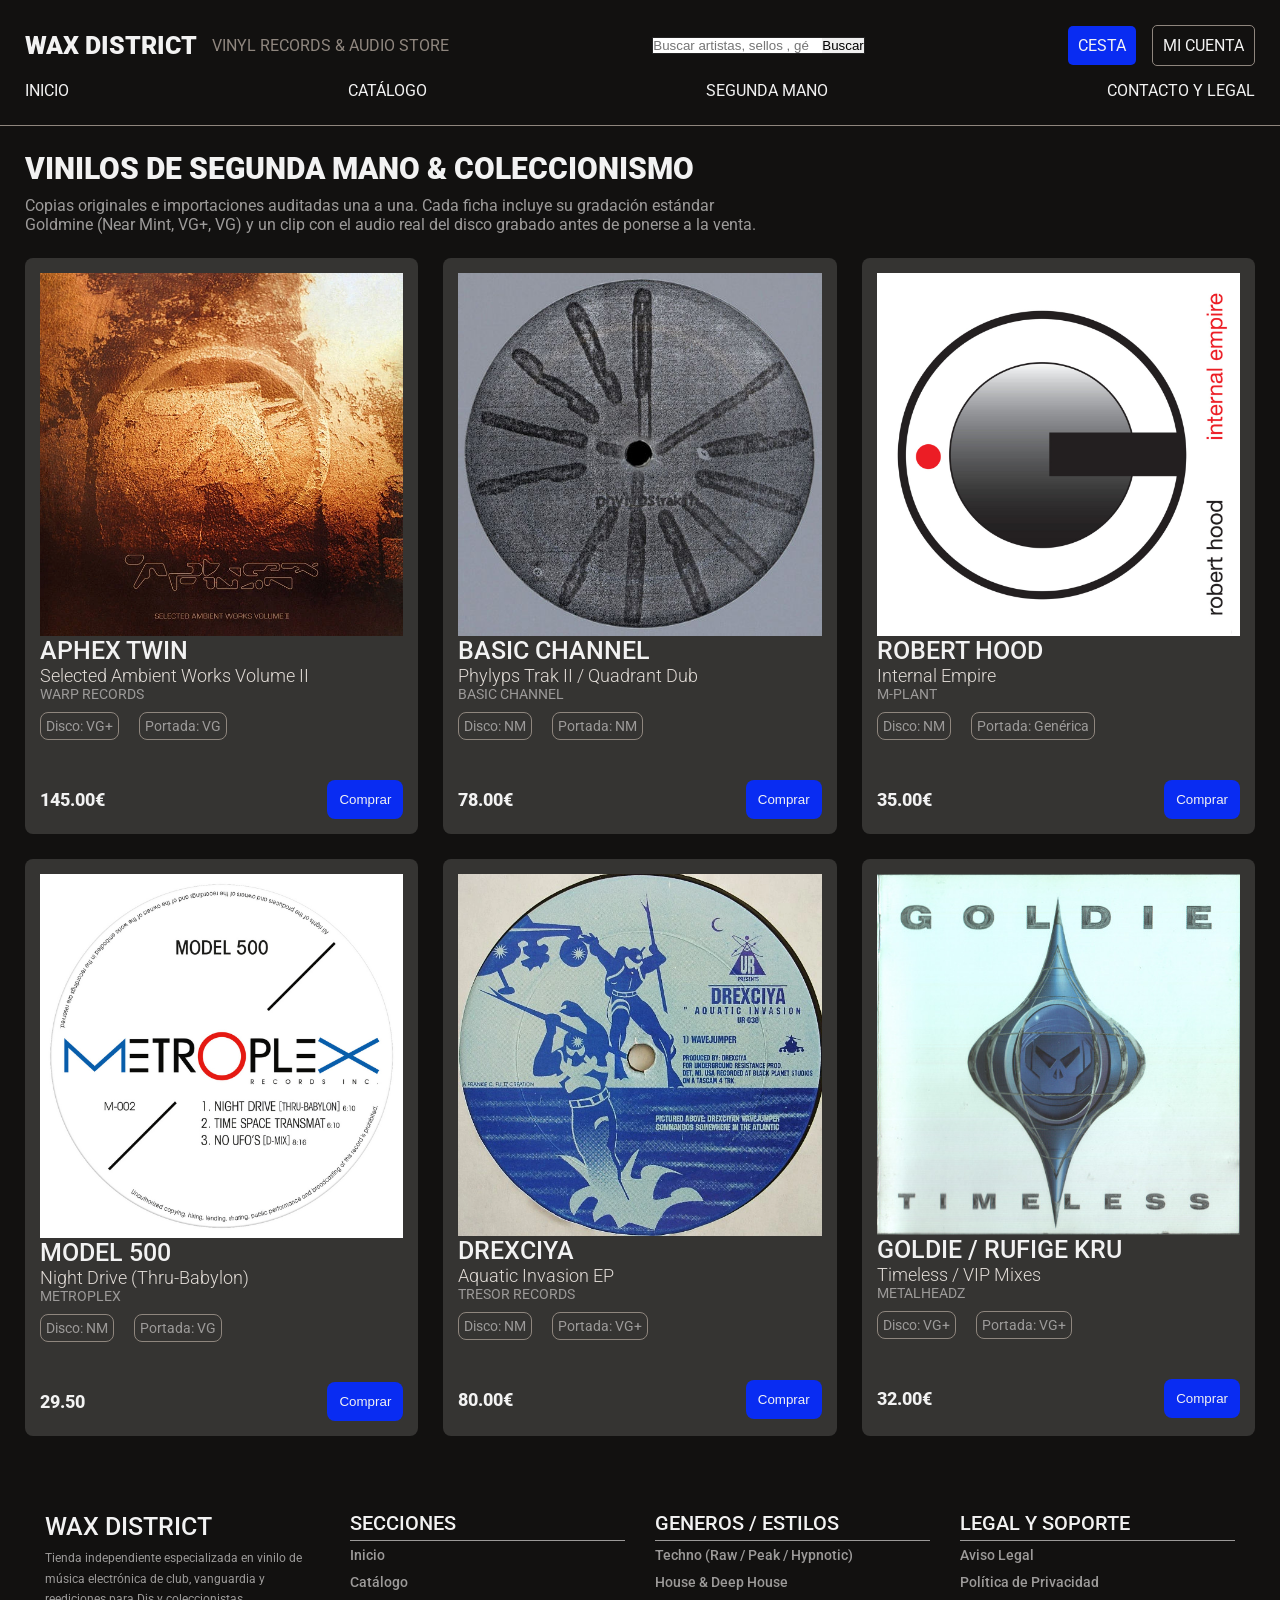
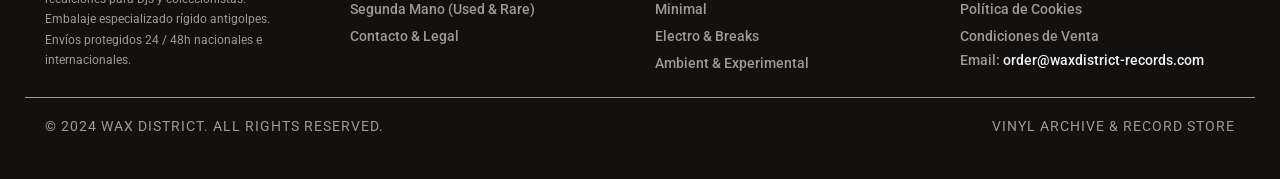
<file: segunda-mano.html>
<!DOCTYPE html>
<html lang="en">
<head>
    <meta charset="UTF-8">
    <meta name="viewport" content="width=device-width, initial-scale=1.0">
    <title>Document</title>
    <link rel="stylesheet" href="css/segunda-mano.css">
    <link rel="preconnect" href="https://fonts.googleapis.com">
    <link rel="preconnect" href="https://fonts.gstatic.com" crossorigin>
    <link href="https://fonts.googleapis.com/css2?family=Roboto:wght@300;400;500;700;900&display=swap" rel="stylesheet">
</head>
<body>

<header class="Header">
    <div class="Header-top">
        <div class="Header-logo">
            <a class="logo" href="#"><h1 class="Header-h1">Wax District</h1></a>
        <span class="Header-span">Vinyl Records & Audio Store</span>
        </div>
    
        <div class="Header-search">
            <input type="search" placeholder="Buscar artistas, sellos , géneros, estilos..." name="búsqueda">
            <button type="submit">Buscar</button>
        </div>
        <div class="Header-actions">
            <a class="Actions-blue" href="#">Cesta</a>
            <a class="Actions-white" href="#">Mi Cuenta</a>
        </div>
</div>

<nav class="Header-nav">
    <ul class="Header-ul">
        <li class="Header-li"><a href="#" class="Header-a">Inicio</a></li>
        <li class="Header-li"><a href="#" class="Header-a">Catálogo</a></li>
        <li class="Header-li"><a href="#" class="Header-a">Segunda Mano</a></li>
        <li class="Header-li"><a href="#" class="Header-a">Contacto y Legal</a></li>
    </ul>
    <div class="Header-hamburguesa">Menú</div>
</nav>
    </header>


<main>

<div class="Container">
    <h2 class="Container-h2">Vinilos de Segunda Mano & Coleccionismo</h2>
    <p class="Container-p">Copias originales e importaciones auditadas una a una. Cada ficha incluye su gradación 
        estándar Goldmine (Near Mint, VG+, VG) y un clip con el audio real del disco grabado antes de ponerse
        a la venta.
    </p>

 <div class="Discos">
    <article class="Article">
        <img src="assets/APHEX_TWIN_selected_vol_2.webp" alt="Aphex twin" class="Article-img">
        <h3 class="Article-h3">Aphex Twin</h3>
        <p class="Article-p">Selected Ambient Works Volume II</p>
        <p class="Article-sello">Warp Records</p>
        <div class="Article-state">
        <span class="Article-span">Disco: VG+</span><span class="Article-span">Portada: VG</span></div>
        <div class="Article-buy">
            <span class="Article-price">145.00€</span>
            <button class="Article-button">Comprar</button>
        </div>
    </article>

    <article class="Article">
        <img src="assets/basic-channel-phylyps.jpg" alt="Basic channel" class="Article-img">
        <h3 class="Article-h3">Basic Channel</h3>
        <p class="Article-p">Phylyps Trak II / Quadrant Dub</p>
        <p class="Article-sello">Basic Channel</p>
        <div class="Article-state">
        <span class="Article-span">Disco: NM</span><span class="Article-span">Portada: NM</span></div>
        <div class="Article-buy">
            <span class="Article-price">78.00€</span>
            <button class="Article-button">Comprar</button>
        </div>
    </article>

    <article class="Article">
        <img src="assets/robert-hood-internal-empire.jpg" alt="Robert hood" class="Article-img">
        <h3 class="Article-h3">Robert Hood</h3>
        <p class="Article-p">Internal Empire</p>
        <p class="Article-sello">M-Plant</p>
        <div class="Article-state">
        <span class="Article-span">Disco: NM</span><span class="Article-span">Portada: Genérica</span></div>
        <div class="Article-buy">
            <span class="Article-price">35.00€</span>
            <button class="Article-button">Comprar</button>
        </div>
    </article>

    <article class="Article">
        <img src="assets/model500.jpg" alt="Model 500" class="Article-img">
        <h3 class="Article-h3">Model 500</h3>
        <p class="Article-p">Night Drive (Thru-Babylon)</p>
        <p class="Article-sello">Metroplex</p>
        <div class="Article-state">
        <span class="Article-span">Disco: NM</span><span class="Article-span">Portada: VG</span></div>
        <div class="Article-buy">
            <span class="Article-price">29.50</span>
            <button class="Article-button">Comprar</button>
        </div>
    </article>

    <article class="Article">
        <img src="assets/drexciya.webp" alt="Drexciya" class="Article-img">
        <h3 class="Article-h3">Drexciya</h3>
        <p class="Article-p">Aquatic Invasion EP</p>
        <p class="Article-sello">Tresor Records</p>
        <div class="Article-state">
        <span class="Article-span">Disco: NM</span><span class="Article-span">Portada: VG+</span></div>
        <div class="Article-buy">
            <span class="Article-price">80.00€</span>
            <button class="Article-button">Comprar</button>
        </div>
    </article>

    <article class="Article">
        <img src="assets/R-4438301-1364878446-3637g.jpg" alt="Goldie" class="Article-img">
        <h3 class="Article-h3">Goldie / Rufige Kru</h3>
        <p class="Article-p">Timeless / VIP Mixes</p>
        <p class="Article-sello">Metalheadz</p>
        <div class="Article-state">
        <span class="Article-span">Disco: VG+</span><span class="Article-span">Portada: VG+</span></div>
        <div class="Article-buy">
            <span class="Article-price">32.00€</span>
            <button class="Article-button">Comprar</button>
        </div>
    </article>
</div>   

</div>
</main>


<footer class="Footer">
    <div class="Footer-container">

        <article class="Footer-article">
            <h3 class="Footer-h3">Wax District</h3>
            <p class="Footer-p">Tienda independiente especializada en vinilo de música electrónica de club,
                 vanguardia y reediciones para Djs y coleccionistas.
            </p>
            <p class="Footer-p">Embalaje especializado rígido antigolpes.</p>
            <p class="Footer-p">Envíos protegidos 24 / 48h nacionales e internacionales.</p>
        </article>

        <article class="Footer-article">
            <h4 class="Footer-h4">Secciones</h4>
            <ul class="Footer-ul">
                <li class="Footer-li"><a href="#" class="Footer-a">Inicio</a></li>
                <li class="Footer-li"><a href="#" class="Footer-a">Catálogo</a></li>
                <li class="Footer-li"><a href="#" class="Footer-a">Segunda Mano (Used & Rare)</a></li>
                <li class="Footer-li"><a href="#" class="Footer-a">Contacto & Legal</a></li>
            </ul>
        </article>

        <article class="Footer-article">

            <h4 class="Footer-h4">Generos / Estilos</h4>
            <ul class="Footer-ul">
                <li class="Footer-li"><a href="#" class="Footer-a">Techno (Raw / Peak / Hypnotic)</a></li>
                <li class="Footer-li"><a href="#" class="Footer-a">House & Deep House</a></li>
                <li class="Footer-li"><a href="#" class="Footer-a">Minimal</a></li>
                <li class="Footer-li"><a href="#" class="Footer-a">Electro & Breaks</a></li>
                 <li class="Footer-li"><a href="#" class="Footer-a">Ambient & Experimental</a></li>
                 </ul>
            </article>
        
        <article class="Footer-article">
            <h4 class="Footer-h4">Legal Y Soporte</h4>
            <ul class="Footer-ul">
                <li class="Footer-li"><a href="#" class="Footer-a">Aviso Legal</a></li>
                <li class="Footer-li"><a href="#" class="Footer-a">Política de Privacidad</a></li>
                <li class="Footer-li"><a href="#" class="Footer-a">Política de Cookies</a></li>
                <li class="Footer-li"><a href="#" class="Footer-a">Condiciones de Venta</a></li>
                </ul>
                <p class="Footer-mail">Email:  <span class="Footer-span">order@waxdistrict-records.com</span></p>
        </article>
        </div>

        <div class="Footer-bottom">
            <span class="Bottom-span">© 2024 Wax District. All Rights Reserved.</span>
            <span class="Bottom-span">Vinyl Archive & Record Store</span>
        </div>
    
    </footer>
    
</body>
</html>
</file>
<file: css/index.css>
:root{
    font-size: 100%;
    font-family: system-ui;
    scroll-behavior: smooth;
}
*{
    margin: 0;
    border: 0;
    padding: 0;
    box-sizing: border-box;
}
img{
    display: block;
    max-width: 100%;
    }
h1 , h2 , h3 , h4 , h5 , h6 , p , a , strong , em , mark{
    font: inherit;
    color: inherit;
}
a{
    color: inherit;
    text-decoration: none;
}

li{list-style: none;}

body{
    font-family: 'Roboto', sans-serif;
}

.Header{
    width: 100%;
    min-height: 6.25rem;
    background-color: #121110;
    padding: 1.5625rem;
    border-bottom: 1px solid #8f867e;
    text-transform: uppercase;
    
}

.Header-top{
    display: flex;
    flex-flow: row nowrap;
    justify-content: space-between;
    align-items: center;
    gap: 1.5625rem;
    margin-bottom: .9375rem;
}

.Header-logo{
    display: flex;
    flex-flow: row nowrap;
    justify-content: space-between;
    align-items: center;
    gap: .9375rem;
}

.Header-h1{
    font-size: 1.5625rem;
    font-weight: 900;
    color: #f2f2f2;
}

.Header-span{
    color: #8f867e
}

.Header-search{
    display: flex;
    align-items: center;
    margin: 0 3.25rem;
    
    
    border: 1px solid #242424;
}


.Header-actions{
    display: flex;
    align-items: center;
    gap: 1rem;
}

.Actions-blue{
   background-color: #092CF2;
   color: #f2f2f2;
   border-radius: 5px;
   padding: 0.625rem;
}
.Actions-white{
    border: 1px solid #8f867e;
    color: #f2f2f2;
    border-radius: 5px;
    padding: 0.625rem;
}



.Header-nav{
    width: 100%;
    display: flex;
    flex-flow: row nowrap;
}

.Header-ul{
    width: 100%;
    display: flex;
    flex-flow: row nowrap;
    justify-content: space-between;
    align-items: center;
}
@media (max-width:768px){
    .Header-ul{
        display: none;
    }
}

.Header-a{
    color: #f2f2f2
}
.Header-hamburguesa{
    color: #f2f2f2;
    display: none;
}
@media (max-width: 768px){
    .Header-hamburguesa{
        display: block;
        color: #f2f2f2;
        margin-left: auto;
       
    }
}

.Container{
    width: 100%;
    min-height: 100vh;
    background-color: #121110;
    padding: 1.5625rem;
    

}
.Container-h2{
    width: 100%;
    color: #f2f2f2;
    font-weight: 900;
    font-size: 1.875rem;
    border-bottom: 1px solid #8f867e;
    text-transform: uppercase;
    margin-bottom: 1.25rem;
}

.Discos{
   width: 100%;
   display: grid;
   grid-template-columns: repeat(4 , 1fr);
   gap: 1.5625rem;
   
   @media (max-width: 768px){
    grid-template-columns: repeat(2 , 1fr);
   }
   @media (max-width: 480px){
    grid-template-columns: repeat(1 , 1fr);
   }
}

.Article{
    display: flex;
    flex-flow: column wrap;
    padding: .9375rem;
    border-radius: .5rem;
    background-color: #353432;
}

.Article-h3{
    font-size: 1.5625rem;
    font-weight: 500;
    color: #f2f2f2;
    text-transform: uppercase;
}

.Article-p{
    font-size: 1.125rem;
    color: #e1dbd6;
    font-weight: 300;
}

.Article-sello{
    font-size: .875rem;
    color: #9c9a99;
    text-transform: uppercase;
}

.Article-buy{
    display: flex;
    flex-flow: row nowrap;
    justify-content: space-between;
    align-items: center;
    margin-top: 1.875rem;
}

.Article-price{
    font-size: 1.125rem;
    font-weight: 800;
    color: #f2f2f2
}

.Article-button{
    background-color: #092CF2;
    color: #f2f2f2;
    padding: .75rem;
    border-radius: .5rem;

}

.Second-hand{
    width: 100%;
    min-height: 40vh;
    background-color: #282726;
    padding: 1.5625rem;
    border-bottom: 2px solid #092CF2;
}

.Second-hand-h2{
    width: 100%;
    color: #f2f2f2;
    font-weight: 900;
    font-size: 1.875rem;
    border-bottom: 1px solid #8f867e;
    text-transform: uppercase;
    margin-bottom: 1.25rem;
}

.Second-hand-discos{
    width: 100%;
    display: grid;
    grid-template-columns: repeat(3 , 1fr);
    gap: 1.5625rem;
    
    @media (max-width: 768px){
    grid-template-columns: repeat(2 , 1fr);
   }
   @media (max-width: 480px){
    grid-template-columns: repeat(1 , 1fr);
   }

}

.Second-info{
    display: flex;
    flex-flow: row nowrap;
    justify-content: space-between;
    align-items: center;
}
.Condition{
    font-size: .875rem;
    font-weight: 500;
    text-transform: uppercase;
    color:#acacac
}

.Second-hand-article{
    display: flex;
    flex-flow: column wrap;
    padding: .9375rem;
    border-radius: .5rem;
    background-color: #353432;
}

.Second-h3{
     font-size: 1.5625rem;
    font-weight: 500;
    color: #f2f2f2;
    text-transform: uppercase;
}

.Second-p{
   font-size: 1.125rem;
   color: #e1dbd6;
   font-weight: 300; 
}

.Second-sello{
   font-size: .875rem;
   color: #9c9a99;
   text-transform: uppercase; 
}

.Second-buy{
    display: flex;
    flex-flow: row nowrap;
    justify-content: space-between;
    align-items: center;
    margin-top: 1.875rem;
}

.Second-price{
    font-size: 1.125rem;
    font-weight: 800;
    color: #f2f2f2
}

.Second-button{
     background-color: #092CF2;
    color: #f2f2f2;
    padding: .75rem;
    border-radius: .5rem;
}

.Footer{
    width: 100%;
    background-color: #121110;
    padding: 1.5625rem;
}

.Footer-container{
    display: grid;
    grid-template-columns: repeat(4 , 1fr);
    gap: 1.875rem;
    padding: 1.25rem;
    border-bottom: 1px solid #9c9a99;

    @media (max-width: 768px){
        grid-template-columns: repeat(2 , 1fr);
    }
    @media (max-width: 480px){
        grid-template-columns: repeat(1 , 1fr);
    }
}

.Footer-article{
    display: flex;
    flex-flow: column wrap;
    line-height: 1.7;
}

.Footer-h3{
    font-size: 1.5625rem;
    font-weight: 500;
    color: #f2f2f2;
    text-transform: uppercase;
}

.Footer-p{
    font-size: .75rem;
    line-height: 1.7;
    color: #9c9a99;

}

.Footer-h4{
    font-size: 1.25rem;
    font-weight: 500;
    color: #f2f2f2;
    text-transform: uppercase;
    border-bottom: 1px solid #9c9a99;
}

.Footer-a{
    font-size: .875rem;
    font-weight: 500;
    color: #9c9a99;
}

.Footer-mail{
    font-size: .875rem;
    font-weight: 500;
    color: #9c9a99;
}

.Footer-span{
    color: #f2f2f2;
}

.Footer-bottom{
    padding: 1.25rem;
    display: flex;
    flex-flow: row nowrap;
    justify-content: space-between;
    align-items: center;
    gap: .9375rem;
}

.Bottom-span{
    color: #9c9a99;
    font-size: .875rem;
    text-transform: uppercase;
    letter-spacing: 1px;
}
</file>
<file: css/catalogo.css>
:root{
    font-size: 100%;
    font-family: system-ui;
    scroll-behavior: smooth;
}
*{
    margin: 0;
    border: 0;
    padding: 0;
    box-sizing: border-box;
}
img{
    display: block;
    max-width: 100%;
    }
h1 , h2 , h3 , h4 , h5 , h6 , p , a , strong , em , mark{
    font: inherit;
    color: inherit;
}
a{
    color: inherit;
    text-decoration: none;
}

li{list-style: none;}

body{
    font-family: 'Roboto', sans-serif;
}

.Header{
    width: 100%;
    min-height: 6.25rem;
    background-color: #121110;
    padding: 1.5625rem;
    border-bottom: 1px solid #8f867e;
    text-transform: uppercase;
    
}

.Header-top{
    display: flex;
    flex-flow: row nowrap;
    justify-content: space-between;
    align-items: center;
    gap: 1.5625rem;
    margin-bottom: .9375rem;
}

.Header-logo{
    display: flex;
    flex-flow: row nowrap;
    justify-content: space-between;
    align-items: center;
    gap: .9375rem;
}

.Header-h1{
    font-size: 1.5625rem;
    font-weight: 900;
    color: #f2f2f2;
}

.Header-span{
    color: #8f867e
}

.Header-search{
    display: flex;
    align-items: center;
    margin: 0 3.25rem;
    
    
    border: 1px solid #242424;
}


.Header-actions{
    display: flex;
    align-items: center;
    gap: 1rem;
}

.Actions-blue{
   background-color: #092CF2;
   color: #f2f2f2;
   border-radius: 5px;
   padding: 0.625rem;
}
.Actions-white{
    border: 1px solid #8f867e;
    color: #f2f2f2;
    border-radius: 5px;
    padding: 0.625rem;
}



.Header-nav{
    width: 100%;
    display: flex;
    flex-flow: row nowrap;
}

.Header-ul{
    width: 100%;
    display: flex;
    flex-flow: row nowrap;
    justify-content: space-between;
    align-items: center;
}
@media (max-width:768px){
    .Header-ul{
        display: none;
    }
}

.Header-a{
    color: #f2f2f2
}
.Header-hamburguesa{
    color: #f2f2f2;
    display: none;
}
@media (max-width: 768px){
    .Header-hamburguesa{
        display: block;
        color: #f2f2f2;
        margin-left: auto;
       
    }
}

.Main-h2{
    width: 100%;
    color: #f2f2f2;
    font-weight: 900;
    font-size: 1.875rem;
    text-transform: uppercase;
    padding: 1.5625rem;
    background-color: #121110;
}

.Container{
    width: 100%;
    min-height: 100vh;
    background-color: #121110;
    padding: 1.5625rem;

    display: grid;
    grid-template-columns: 0.5fr 1.5fr;
    gap: 1.875rem;   
}

.Filters{
    height: 60%;
    background-color: #353432;
    border-radius: .5rem;
    padding: .9375rem;
}

.Filters-header{
    display: flex;
    flex-flow: row nowrap;
    justify-content: space-between;
    align-items: center;
    border-bottom: 1px solid #9c9a99;
    margin-bottom: .9375rem;
}

.Filters-h3{
    font-size: 1rem;
    font-weight: 500;
    color: #f2f2f2;
    text-transform: uppercase;
}

.Filters-a{
    font-size: .875rem;
    font-weight: 200;
    color: #9c9a99;
    text-decoration: underline;
}

.Filters-section{
    border-bottom: 1px solid #9c9a99;
    margin-bottom: .9375rem;
}
.Filters-h4{
    font-size: .875rem;
    font-weight: 500;
    color: #9c9a99;
    text-transform: uppercase;
    margin-bottom: .625rem;
}
.Filters-ul{
    line-height: 1.5rem;
    color: #9c9a99;
}

.Format{
    display: flex;
    flex-flow: row nowrap;
    justify-content: space-between;
    align-items: center;
    gap: .5rem;
}
.Filters-button{
    font-size: .875rem;
    background-color: #092CF2;
    color: #f2f2f2;
    border: 1px solid #092CF2;
    border-radius: .5rem;
    padding: .75rem;
    margin: .3125rem;
}

.Filters-apply{
    width: 100%;
    font-size: .875rem;
    background-color: #092CF2;
    color: #f2f2f2;
    text-transform: uppercase;
    border: 1px solid #092CF2;
    border-radius: 0.5rem;
    padding: .75rem;
    margin: .9375rem 0;
}

.Discos{
    display: grid;
    grid-template-columns: repeat(3 , 1fr);
    gap: 1.5625rem;

    @media (max-width: 768px){
    grid-template-columns: repeat(2 , 1fr);
   }
   @media (max-width: 480px){
    grid-template-columns: repeat(1 , 1fr);
   }
}

.Article{
    display: flex;
    flex-flow: column wrap;
    padding: .9375rem;
    border-radius: .5rem;
    background-color: #353432;
}

.Article-h3{
    font-size: 1.5625rem;
    font-weight: 500;
    color: #f2f2f2;
    text-transform: uppercase;
}

.Article-p{
    font-size: 1.125rem;
    color: #e1dbd6;
    font-weight: 300;
}

.Article-sello{
    font-size: .875rem;
    color: #9c9a99;
    text-transform: uppercase;
}

.Article-state{
    display: flex;
    flex-flow: row nowrap;
    gap: 1.25rem;
}

.Article-span{
    font-size: .875rem;
    color: #9c9a99;
    border: 1px solid #8f867e;
    border-radius: .5rem;
    padding: 5px;
    margin: .625rem 0;
}

.Article-buy{
    display: flex;
    flex-flow: row nowrap;
    justify-content: space-between;
    align-items: center;
    margin-top: auto;
}

.Article-price{
    font-size: 1.125rem;
    font-weight: 800;
    color: #f2f2f2
}

.Article-button{
    background-color: #092CF2;
    color: #f2f2f2;
    padding: .75rem;
    border-radius: .5rem;

}

.Footer{
    width: 100%;
    background-color: #121110;
    padding: 1.5625rem;
}

.Footer-container{
    display: grid;
    grid-template-columns: repeat(4 , 1fr);
    gap: 1.875rem;
    padding: 1.25rem;
    border-bottom: 1px solid #9c9a99;

    @media (max-width: 768px){
        grid-template-columns: repeat(2 , 1fr);
    }
    @media (max-width: 480px){
        grid-template-columns: repeat(1 , 1fr);
    }
}

.Footer-article{
    display: flex;
    flex-flow: column wrap;
    line-height: 1.7;
}

.Footer-h3{
    font-size: 1.5625rem;
    font-weight: 500;
    color: #f2f2f2;
    text-transform: uppercase;
}

.Footer-p{
    font-size: .75rem;
    line-height: 1.7;
    color: #9c9a99;

}

.Footer-h4{
    font-size: 1.25rem;
    font-weight: 500;
    color: #f2f2f2;
    text-transform: uppercase;
    border-bottom: 1px solid #9c9a99;
}

.Footer-a{
    font-size: .875rem;
    font-weight: 500;
    color: #9c9a99;
}

.Footer-mail{
    font-size: .875rem;
    font-weight: 500;
    color: #9c9a99;
}

.Footer-span{
    color: #f2f2f2;
}

.Footer-bottom{
    padding: 1.25rem;
    display: flex;
    flex-flow: row nowrap;
    justify-content: space-between;
    align-items: center;
    gap: .9375rem;
}

.Bottom-span{
    color: #9c9a99;
    font-size: .875rem;
    text-transform: uppercase;
    letter-spacing: 1px;
}
</file>
<file: css/legal.css>
:root{
    font-size: 100%;
    font-family: system-ui;
    scroll-behavior: smooth;
}
*{
    margin: 0;
    border: 0;
    padding: 0;
    box-sizing: border-box;
}
img{
    display: block;
    max-width: 100%;
    }
h1 , h2 , h3 , h4 , h5 , h6 , p , a , strong , em , mark{
    font: inherit;
    color: inherit;
}
a{
    color: inherit;
    text-decoration: none;
}

li{list-style: none;}

body{
    font-family: 'Roboto', sans-serif;
}
main{
    background-color: #121110;
}

.Header{
    width: 100%;
    min-height: 6.25rem;
    background-color: #121110;
    padding: 1.5625rem;
    border-bottom: 1px solid #8f867e;
    text-transform: uppercase;
}

.Header-top{
    display: flex;
    flex-flow: row nowrap;
    justify-content: space-between;
    align-items: center;
    gap: 1.5625rem;
    margin-bottom: .9375rem;
}

.Header-logo{
    display: flex;
    flex-flow: row nowrap;
    justify-content: space-between;
    align-items: center;
    gap: .9375rem;
}

.Header-h1{
    font-size: 1.5625rem;
    font-weight: 900;
    color: #f2f2f2;
}

.Header-span{
    color: #8f867e
}

.Header-search{
    display: flex;
    align-items: center;
    margin: 0 3.25rem;
    
    
    border: 1px solid #242424;
}


.Header-actions{
    display: flex;
    align-items: center;
    gap: 1rem;
}

.Actions-blue{
   background-color: #092CF2;
   color: #f2f2f2;
   border-radius: 5px;
   padding: 0.625rem;
}
.Actions-white{
    border: 1px solid #8f867e;
    color: #f2f2f2;
    border-radius: 5px;
    padding: 0.625rem;
}



.Header-nav{
    width: 100%;
    display: flex;
    flex-flow: row nowrap;
}

.Header-ul{
    width: 100%;
    display: flex;
    flex-flow: row nowrap;
    justify-content: space-between;
    align-items: center;
}
@media (max-width:768px){
    .Header-ul{
        display: none;
    }
}

.Header-a{
    color: #f2f2f2
}
.Header-hamburguesa{
    color: #f2f2f2;
    display: none;
}
@media (max-width: 768px){
    .Header-hamburguesa{
        display: block;
        color: #f2f2f2;
        margin-left: auto;
       
    }
}

.Container{
    width: 100%;
    min-height: 100vh;
    background-color: ;
    display: grid;
    grid-template-columns: repeat(2 , 1fr);
    gap: 1.25rem;
}
@media (max-width: 768px){
    .Container{
        grid-template-columns: repeat(1 , 1fr);
    }
}

.Section-intro{
    width: 100%;
    min-height: 6.25rem;
    background-color: #242424;
    border-bottom: 1px solid #8f867e;
    padding: 1.5625rem;
    margin-bottom: 1.5625rem;
}

.Intro-h2{
    width: 100%;
    color: #f2f2f2;
    font-size: 1.5625rem;
    font-weight: 900;
    text-transform: uppercase;
}

.Intro-p{
    width: 60%;
    font-size: 1.125rem;
    font-weight: 400;
    line-height: 1.5;
    color: #9c9a99;
}

.Panel{
    width: 100%;
    background-color: #242424;
    padding: 1.5625rem;
    border: 2px solid #9c9a99;
    min-height: 70vh;
}

.Panel-intro{
    display: flex;
    flex-flow: row nowrap;
    justify-content: space-between;
    align-items: center;
    margin-bottom: .625rem;
    border-bottom: 2px solid #9c9a99;
}

.Panel-h3{
    font-size: 1.125rem;
    font-weight: 600;
    color: #f2f2f2;
}

.Panel-span{
    font-size: .875rem;
    font-weight: 600;
    text-transform: uppercase;
    color: #9c9a99;
}

.Panel-grupo{
    display: flex;
    flex-flow: column;
    line-height: 2.1;
    margin-bottom: .625rem;
}

.Panel-label{
    font-size: .75rem;
    font-weight: 600;
    text-transform: uppercase;
    color: #9c9a99;
}

.Panel-button{
    background-color: #092CF2;
    color: #f2f2f2;
    padding: .75rem;
    border-radius: .5rem;
    margin-top: .9375rem;
    text-transform: uppercase;
    letter-spacing: 1px;
}

.Container-right{
    display: flex;
    flex-direction: column;
    gap: 1.25rem;
}

.Panel-up{
    width: 100%;
    background-color: #242424;
    padding: 1.5625rem;
    border: 2px solid #9c9a99;
}

.Up-intro{
    display: flex;
    flex-flow: row nowrap;
    justify-content: space-between;
    align-items: center;
    margin-bottom: .625rem;
    border-bottom: 2px solid #9c9a99;
}

.Up-h3{
    font-size: 1.125rem;
    font-weight: 600;
    color: #f2f2f2;
}

.Up-span{
    font-size: .875rem;
    font-weight: 600;
    text-transform: uppercase;
    color: #9c9a99;
}

.Up-grid{
    display: grid;
    grid-template-columns: repeat(2 , 1fr);
    gap: 20px;
}
@media (max-width: 480px){
    grid-template-columns: repeat(1 , 1fr);
}

.Up-block{
    display: flex;
    flex-flow: column wrap;
    border-left: 2px solid #9c9a99;
    padding: .625rem;
    gap: .625rem;
    }

.Up-h4{
    font-size: .875rem;
    font-weight: 400;
    color: #f2f2f2;
    text-transform: uppercase;
}

.Up-p{
    font-size: .875rem;
    font-weight: 400;
    color: #9c9a99;
    line-height: 1.5;
}

.Panel-down{
    width: 100%;
    background-color: #242424;
    padding: 1.5625rem;
    border: 2px solid #9c9a99;
}

.Down-intro{
    display: flex;
    flex-flow: column nowrap;
    justify-content: center;
    align-items: start;
    margin-bottom: .625rem;
    gap: .9375rem;

}

.Down-h3{
    font-size: 1.125rem;
    font-weight: 600;
    color: #f2f2f2;
}

.Down-text{
    font-size: .875rem;
    font-weight: 600;
    color: #9c9a99;
}

.Down-block{
    background-color: #332f2c;
    display: flex;
    flex-flow: column nowrap;
    padding: 1.25rem;
    border: 2px solid #9c9a99;
    border-radius: .625rem;
    margin-bottom: .625rem;
.Down-p{
    font-size: .875rem;
    font-weight: 400;
    color: #9c9a99;
    line-height: 1.8;
}
.Down-span{
    color: #f2f2f2;
}
}

.Down-p{
    font-size: .875rem;
    font-weight: 400;
    color: #9c9a99;
    line-height: 1.5;
}

.Footer{
    width: 100%;
    background-color: #121110;
    padding: 1.5625rem;
}

.Footer-container{
    display: grid;
    grid-template-columns: repeat(4 , 1fr);
    gap: 1.875rem;
    padding: 1.25rem;
    border-bottom: 1px solid #9c9a99;

    @media (max-width: 768px){
        grid-template-columns: repeat(2 , 1fr);
    }
    @media (max-width: 480px){
        grid-template-columns: repeat(1 , 1fr);
    }
}

.Footer-article{
    display: flex;
    flex-flow: column wrap;
    line-height: 1.7;
}

.Footer-h3{
    font-size: 1.5625rem;
    font-weight: 500;
    color: #f2f2f2;
    text-transform: uppercase;
}

.Footer-p{
    font-size: .75rem;
    line-height: 1.7;
    color: #9c9a99;

}

.Footer-h4{
    font-size: 1.25rem;
    font-weight: 500;
    color: #f2f2f2;
    text-transform: uppercase;
    border-bottom: 1px solid #9c9a99;
}

.Footer-a{
    font-size: .875rem;
    font-weight: 500;
    color: #9c9a99;
}

.Footer-mail{
    font-size: .875rem;
    font-weight: 500;
    color: #9c9a99;
}

.Footer-span{
    color: #f2f2f2;
}

.Footer-bottom{
    padding: 1.25rem;
    display: flex;
    flex-flow: row nowrap;
    justify-content: space-between;
    align-items: center;
    gap: .9375rem;
}

.Bottom-span{
    color: #9c9a99;
    font-size: .875rem;
    text-transform: uppercase;
    letter-spacing: 1px;
}
</file>
<file: css/producto.css>
:root{
    font-size: 100%;
    font-family: system-ui;
    scroll-behavior: smooth;
}
*{
    margin: 0;
    border: 0;
    padding: 0;
    box-sizing: border-box;
}
img{
    display: block;
    max-width: 100%;
    }
h1 , h2 , h3 , h4 , h5 , h6 , p , a , strong , em , mark{
    font: inherit;
    color: inherit;
}
a{
    color: inherit;
    text-decoration: none;
}

li{list-style: none;}

body{
    font-family: 'Roboto', sans-serif;
}

.Header{
    width: 100%;
    min-height: 6.25rem;
    background-color: #121110;
    padding: 1.5625rem;
    border-bottom: 1px solid #8f867e;
    text-transform: uppercase;
    
}

.Header-top{
    display: flex;
    flex-flow: row nowrap;
    justify-content: space-between;
    align-items: center;
    gap: 1.5625rem;
    margin-bottom: .9375rem;
}

.Header-logo{
    display: flex;
    flex-flow: row nowrap;
    justify-content: space-between;
    align-items: center;
    gap: .9375rem;
}

.Header-h1{
    font-size: 1.5625rem;
    font-weight: 900;
    color: #f2f2f2;
}

.Header-span{
    color: #8f867e
}

.Header-search{
    display: flex;
    align-items: center;
    margin: 0 3.25rem;
    
    
    border: 1px solid #242424;
}


.Header-actions{
    display: flex;
    align-items: center;
    gap: 1rem;
}

.Actions-blue{
   background-color: #092CF2;
   color: #f2f2f2;
   border-radius: 5px;
   padding: 0.625rem;
}
.Actions-white{
    border: 1px solid #8f867e;
    color: #f2f2f2;
    border-radius: 5px;
    padding: 0.625rem;
}



.Header-nav{
    width: 100%;
    display: flex;
    flex-flow: row nowrap;
}

.Header-ul{
    width: 100%;
    display: flex;
    flex-flow: row nowrap;
    justify-content: space-between;
    align-items: center;
}
@media (max-width:768px){
    .Header-ul{
        display: none;
    }
}

.Header-a{
    color: #f2f2f2
}
.Header-hamburguesa{
    color: #f2f2f2;
    display: none;
}
@media (max-width: 768px){
    .Header-hamburguesa{
        display: block;
        color: #f2f2f2;
        margin-left: auto;
       
    }
}

.Container{
    width: 100%;
    min-height: 100vh;
    background-color: #121110;
}

.Product{
    display: grid;
    grid-template-columns: 0.8fr 1.2fr;
    gap: 20px;
    border-bottom: 1px solid #9c9a99;
    padding: 1.5625rem;
    margin-bottom: .9375rem;
}
@media (max-width: 768px){
    .Product{
        grid-template-columns: 1fr;
    }
}

.Product-info{
    display: flex;
    flex-flow: column nowrap;
    gap: 20px;
}

.Product-h2{
    width:100%;
    font-size: 1.875rem;
    font-weight: 900;
    color: #f2f2f2;
    text-transform: uppercase;
}

.Product-h3{
    font-size: 1.5rem;
    font-weight: 500;
    color: #9c9a99;
}

.Product-price{
    display: flex;
    flex-flow: row nowrap;
    align-items: center;
    gap: 1.875rem;
    }

.Price{
    font-size: 1.5625rem;
    font-weight: 500;
    color: #f2f2f2;
}

.Product-span{
    font-size: .875rem;
    text-transform: uppercase;
    color: #f2f2f2;
    border: 1px solid #9c9a99;
    border-radius: 2px;
    background-color: #8f867e;
    padding: 5px;
}

.Product-actions{
    width: 100%;
    display: flex;
    flex-flow: row nowrap;
    gap: .625rem;
    margin-bottom: 1.5625rem;
}

.Product-button{
    font-size: 1.25rem;
    font-weight: 500;
    color: #f2f2f2;
    background-color: #092CF2;
    padding: .625rem;
    border-radius: 2px;
}

.Product-description{
    font-size: 1.125rem;
    line-height: 1.6;
    color: #9c9a99;
}

.Product-p{
    margin-bottom: .9375rem;
}

.Tracklist{
    padding: 1.5625rem;
}

.Tracklist-h2{
    width:100%;
    font-size: 1.875rem;
    font-weight: 900;
    color: #f2f2f2;
    text-transform: uppercase;
    margin-bottom: .625rem;
}

.Tracklist-container{
    display: grid;
    grid-template-columns: repeat(2 , 1fr);
    gap: 1.25rem;
}
@media (max-width: 480px){
    Tracklist-container{
        grid-template-columns: 1fr;
    }
}

.Tracklist-section{
    border: 1px solid #9c9a99;
    border-radius: 2px;
    padding: .9375rem;
    background-color: #242424;
}

.Tracklist-header{
    display: flex;
    flex-flow: row nowrap;
    justify-content: space-between;
    align-items: center;
    border-bottom: 1px solid #9c9a99;
    margin-bottom: 10px;
}

.Tracklist-h3{
    font-size: .875rem;
    font-weight: 400;
    text-transform: uppercase;
    color: #f2f2f2;
}

.Tracklist-span{
    font-size: .875rem;
    font-weight: 400;
    color: #9c9a99;
}

.Tracklist-songs{
    display: flex;
    flex-flow: row nowrap;
    align-items: center;
    gap: .625rem;
    line-height: 1.6;
}

.Tracklist-button{
    background-color: #092CF2;
    color: #f2f2f2;
    padding: 5px;
    border:1px solid #9c9a99;
    border-radius: 2px;
}

.Tracklist-side{
    font-size: .8125rem;
    color: #9c9a99
}

.Tracklist-name{
    font-size: .875rem;
    font-weight: 500;
    color: #f2f2f2
}

.Tracklist-duration{
    font-size: .875rem;
    color: #9c9a99;
    margin-left: auto;
}

.Related{
    width: 100%;
    min-height: 40vh;
    background-color: #121110;
    padding: 1.5625rem;
}

.Related-h2{
    width: 100%;
    color: #f2f2f2;
    font-weight: 900;
    font-size: 1.875rem;
    text-transform: uppercase;
    margin-bottom: 1.25rem;
}

.Related-discs{
    width: 100%;
    display: grid;
    grid-template-columns: repeat(2 , 1fr);
    gap: 1.5625rem;
}

.Related-article{
    background-color: #242424;
    display: flex;
    flex-flow: row nowrap;
    padding: .9375rem;
    border: 1px solid #9c9a99;
    border-radius: .5rem;
    gap: 1.25rem;
}

.Related-img{
    max-width: 18.75rem;
}

.Related-info{
    display: flex;
    flex-flow: column nowrap;
    gap: .9375rem;
    width: 100%;
}

.Related-h3{
    font-size: 1.5625rem;
    font-weight: 500;
    color: #f2f2f2;
    text-transform: uppercase;
}

.Related-p{
   font-size: 1.125rem;
   color: #e1dbd6;
   font-weight: 300; 
}

.Related-sello{
    font-size: .875rem;
   color: #9c9a99;
   text-transform: uppercase;
   border-bottom: 1px solid #9c9a99;
}

.Related-buy{
    display: flex;
    flex-flow: row nowrap;
    justify-content: space-between;
    align-items: center;
    margin-top: 2.5rem;
}

.Related-price{
    font-size: 1.125rem;
    font-weight: 800;
    color: #f2f2f2
}

.Related-button{
    background-color: #092CF2;
    color: #f2f2f2;
    padding: .75rem;
    border-radius: .5rem;
}


.Footer{
    width: 100%;
    background-color: #121110;
    padding: 1.5625rem;
}

.Footer-container{
    display: grid;
    grid-template-columns: repeat(4 , 1fr);
    gap: 1.875rem;
    padding: 1.25rem;
    border-bottom: 1px solid #9c9a99;

    @media (max-width: 768px){
        grid-template-columns: repeat(2 , 1fr);
    }
    @media (max-width: 480px){
        grid-template-columns: repeat(1 , 1fr);
    }
}

.Footer-article{
    display: flex;
    flex-flow: column wrap;
    line-height: 1.7;
}

.Footer-h3{
    font-size: 1.5625rem;
    font-weight: 500;
    color: #f2f2f2;
    text-transform: uppercase;
}

.Footer-p{
    font-size: .75rem;
    line-height: 1.7;
    color: #9c9a99;

}

.Footer-h4{
    font-size: 1.25rem;
    font-weight: 500;
    color: #f2f2f2;
    text-transform: uppercase;
    border-bottom: 1px solid #9c9a99;
}

.Footer-a{
    font-size: .875rem;
    font-weight: 500;
    color: #9c9a99;
}

.Footer-mail{
    font-size: .875rem;
    font-weight: 500;
    color: #9c9a99;
}

.Footer-span{
    color: #f2f2f2;
}

.Footer-bottom{
    padding: 1.25rem;
    display: flex;
    flex-flow: row nowrap;
    justify-content: space-between;
    align-items: center;
    gap: .9375rem;
}

.Bottom-span{
    color: #9c9a99;
    font-size: .875rem;
    text-transform: uppercase;
    letter-spacing: 1px;
}
</file>
<file: css/segunda-mano.css>
:root{
    font-size: 100%;
    font-family: system-ui;
    scroll-behavior: smooth;
}
*{
    margin: 0;
    border: 0;
    padding: 0;
    box-sizing: border-box;
}
img{
    display: block;
    max-width: 100%;
    }
h1 , h2 , h3 , h4 , h5 , h6 , p , a , strong , em , mark{
    font: inherit;
    color: inherit;
}
a{
    color: inherit;
    text-decoration: none;
}

li{list-style: none;}

body{
    font-family: 'Roboto', sans-serif;
}

.Header{
    width: 100%;
    min-height: 6.25rem;
    background-color: #121110;
    padding: 1.5625rem;
    border-bottom: 1px solid #8f867e;
    text-transform: uppercase;
    
}

.Header-top{
    display: flex;
    flex-flow: row nowrap;
    justify-content: space-between;
    align-items: center;
    gap: 1.5625rem;
    margin-bottom: .9375rem;
}

.Header-logo{
    display: flex;
    flex-flow: row nowrap;
    justify-content: space-between;
    align-items: center;
    gap: .9375rem;
}

.Header-h1{
    font-size: 1.5625rem;
    font-weight: 900;
    color: #f2f2f2;
}

.Header-span{
    color: #8f867e
}

.Header-search{
    display: flex;
    align-items: center;
    margin: 0 3.25rem;
    
    
    border: 1px solid #242424;
}


.Header-actions{
    display: flex;
    align-items: center;
    gap: 1rem;
}

.Actions-blue{
   background-color: #092CF2;
   color: #f2f2f2;
   border-radius: 5px;
   padding: 0.625rem;
}
.Actions-white{
    border: 1px solid #8f867e;
    color: #f2f2f2;
    border-radius: 5px;
    padding: 0.625rem;
}



.Header-nav{
    width: 100%;
    display: flex;
    flex-flow: row nowrap;
}

.Header-ul{
    width: 100%;
    display: flex;
    flex-flow: row nowrap;
    justify-content: space-between;
    align-items: center;
}
@media (max-width:768px){
    .Header-ul{
        display: none;
    }
}

.Header-a{
    color: #f2f2f2
}
.Header-hamburguesa{
    color: #f2f2f2;
    display: none;
}
@media (max-width: 768px){
    .Header-hamburguesa{
        display: block;
        color: #f2f2f2;
        margin-left: auto;
       
    }
}

.Container{
    width: 100%;
    min-height: 100vh;
    background-color: #121110;
    padding: 1.5625rem;
}

.Container-h2{
    width: 60%;
    color: #f2f2f2;
    font-weight: 900;
    font-size: 1.875rem;
    text-transform: uppercase;
    margin-bottom: .625rem;
}

.Container-p{
    width: 60%;
    color: #9c9a99;
    font-size: 1rem;
    font-weight: 400;
    margin-bottom: 1.5rem;
}

.Discos{
    display: grid;
    grid-template-columns: repeat(3 , 1fr);
    gap: 1.5625rem;

    @media (max-width: 768px){
    grid-template-columns: repeat(2 , 1fr);
   }
   @media (max-width: 480px){
    grid-template-columns: repeat(1 , 1fr);
   }
}

.Article{
    display: flex;
    flex-flow: column wrap;
    padding: .9375rem;
    border-radius: .5rem;
    background-color: #353432;
}

.Article-h3{
    font-size: 1.5625rem;
    font-weight: 500;
    color: #f2f2f2;
    text-transform: uppercase;
}

.Article-p{
    font-size: 1.125rem;
    color: #e1dbd6;
    font-weight: 300;
}

.Article-sello{
    font-size: .875rem;
    color: #9c9a99;
    text-transform: uppercase;
}

.Article-state{
    display: flex;
    flex-flow: row nowrap;
    gap: 1.25rem;
}

.Article-span{
    font-size: .875rem;
    color: #9c9a99;
    border: 1px solid #8f867e;
    border-radius: .5rem;
    padding: 5px;
    margin: .625rem 0;
}

.Article-buy{
    display: flex;
    flex-flow: row nowrap;
    justify-content: space-between;
    align-items: center;
    margin-top: 1.875rem;
}

.Article-price{
    font-size: 1.125rem;
    font-weight: 800;
    color: #f2f2f2
}

.Article-button{
    background-color: #092CF2;
    color: #f2f2f2;
    padding: .75rem;
    border-radius: .5rem;

}

.Footer{
    width: 100%;
    background-color: #121110;
    padding: 1.5625rem;
}

.Footer-container{
    display: grid;
    grid-template-columns: repeat(4 , 1fr);
    gap: 1.875rem;
    padding: 1.25rem;
    border-bottom: 1px solid #9c9a99;

    @media (max-width: 768px){
        grid-template-columns: repeat(2 , 1fr);
    }
    @media (max-width: 480px){
        grid-template-columns: repeat(1 , 1fr);
    }
}

.Footer-article{
    display: flex;
    flex-flow: column wrap;
    line-height: 1.7;
}

.Footer-h3{
    font-size: 1.5625rem;
    font-weight: 500;
    color: #f2f2f2;
    text-transform: uppercase;
}

.Footer-p{
    font-size: .75rem;
    line-height: 1.7;
    color: #9c9a99;

}

.Footer-h4{
    font-size: 1.25rem;
    font-weight: 500;
    color: #f2f2f2;
    text-transform: uppercase;
    border-bottom: 1px solid #9c9a99;
}

.Footer-a{
    font-size: .875rem;
    font-weight: 500;
    color: #9c9a99;
}

.Footer-mail{
    font-size: .875rem;
    font-weight: 500;
    color: #9c9a99;
}

.Footer-span{
    color: #f2f2f2;
}

.Footer-bottom{
    padding: 1.25rem;
    display: flex;
    flex-flow: row nowrap;
    justify-content: space-between;
    align-items: center;
    gap: .9375rem;
}

.Bottom-span{
    color: #9c9a99;
    font-size: .875rem;
    text-transform: uppercase;
    letter-spacing: 1px;
}
</file>
